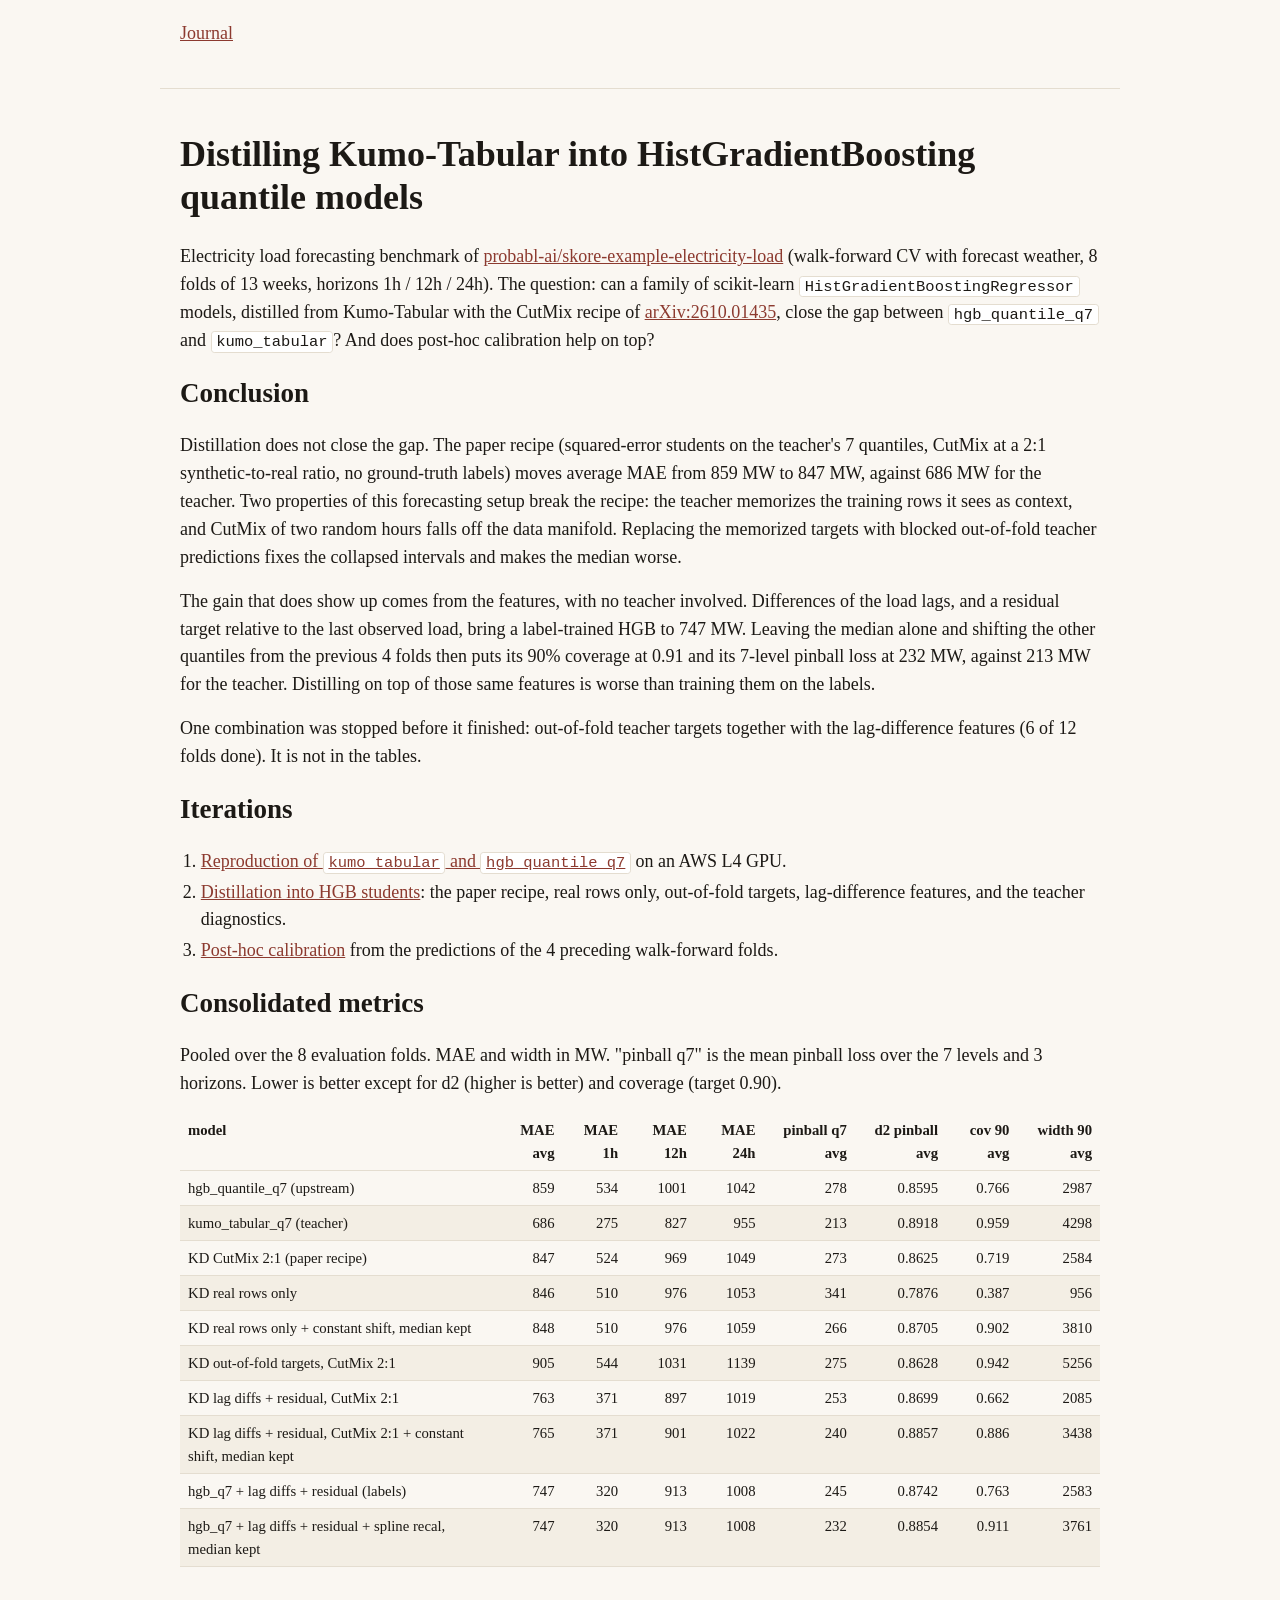
<file: pr-21/index.html>
<!DOCTYPE html>
<html lang="en">
<head>
<meta charset="utf-8" />
<meta name="viewport" content="width=device-width, initial-scale=1" />
<title>Distilling Kumo-Tabular into HistGradientBoosting quantile models</title>
<link rel="stylesheet" href="style.css" />
</head>
<body>
<header>
<nav>
<a href="index.html">Journal</a>

</nav>
</header>
<main>
<h1 id="distilling-kumo-tabular-into-histgradientboosting-quantile-models">Distilling Kumo-Tabular into HistGradientBoosting quantile models</h1>
<p>Electricity load forecasting benchmark of <a href="https://github.com/probabl-ai/skore-example-electricity-load">probabl-ai/skore-example-electricity-load</a> (walk-forward CV with forecast weather, 8 folds of 13 weeks, horizons 1h / 12h / 24h). The question: can a family of scikit-learn <code>HistGradientBoostingRegressor</code> models, distilled from Kumo-Tabular with the CutMix recipe of <a href="https://arxiv.org/html/2610.01435">arXiv:2610.01435</a>, close the gap between <code>hgb_quantile_q7</code> and <code>kumo_tabular</code>? And does post-hoc calibration help on top?</p>
<h2 id="conclusion">Conclusion</h2>
<p>Distillation does not close the gap. The paper recipe (squared-error students on the teacher's 7 quantiles, CutMix at a 2:1 synthetic-to-real ratio, no ground-truth labels) moves average MAE from 859 MW to 847 MW, against 686 MW for the teacher. Two properties of this forecasting setup break the recipe: the teacher memorizes the training rows it sees as context, and CutMix of two random hours falls off the data manifold. Replacing the memorized targets with blocked out-of-fold teacher predictions fixes the collapsed intervals and makes the median worse.</p>
<p>The gain that does show up comes from the features, with no teacher involved. Differences of the load lags, and a residual target relative to the last observed load, bring a label-trained HGB to 747 MW. Leaving the median alone and shifting the other quantiles from the previous 4 folds then puts its 90% coverage at 0.91 and its 7-level pinball loss at 232 MW, against 213 MW for the teacher. Distilling on top of those same features is worse than training them on the labels.</p>
<p>One combination was stopped before it finished: out-of-fold teacher targets together with the lag-difference features (6 of 12 folds done). It is not in the tables.</p>
<h2 id="iterations">Iterations</h2>
<ol type="1">
<li><a href="01-reproduction/index.html">Reproduction of <code>kumo_tabular</code> and <code>hgb_quantile_q7</code></a> on an AWS L4 GPU.</li>
<li><a href="02-distillation/index.html">Distillation into HGB students</a>: the paper recipe, real rows only, out-of-fold targets, lag-difference features, and the teacher diagnostics.</li>
<li><a href="03-calibration/index.html">Post-hoc calibration</a> from the predictions of the 4 preceding walk-forward folds.</li>
</ol>
<h2 id="consolidated-metrics">Consolidated metrics</h2>
<p>Pooled over the 8 evaluation folds. MAE and width in MW. "pinball q7" is the mean pinball loss over the 7 levels and 3 horizons. Lower is better except for d2 (higher is better) and coverage (target 0.90).</p>
<table>
<thead>
<tr class="header">
<th>model</th>
<th style="text-align: right;">MAE avg</th>
<th style="text-align: right;">MAE 1h</th>
<th style="text-align: right;">MAE 12h</th>
<th style="text-align: right;">MAE 24h</th>
<th style="text-align: right;">pinball q7 avg</th>
<th style="text-align: right;">d2 pinball avg</th>
<th style="text-align: right;">cov 90 avg</th>
<th style="text-align: right;">width 90 avg</th>
</tr>
</thead>
<tbody>
<tr class="odd">
<td>hgb_quantile_q7 (upstream)</td>
<td style="text-align: right;">859</td>
<td style="text-align: right;">534</td>
<td style="text-align: right;">1001</td>
<td style="text-align: right;">1042</td>
<td style="text-align: right;">278</td>
<td style="text-align: right;">0.8595</td>
<td style="text-align: right;">0.766</td>
<td style="text-align: right;">2987</td>
</tr>
<tr class="even">
<td>kumo_tabular_q7 (teacher)</td>
<td style="text-align: right;">686</td>
<td style="text-align: right;">275</td>
<td style="text-align: right;">827</td>
<td style="text-align: right;">955</td>
<td style="text-align: right;">213</td>
<td style="text-align: right;">0.8918</td>
<td style="text-align: right;">0.959</td>
<td style="text-align: right;">4298</td>
</tr>
<tr class="odd">
<td>KD CutMix 2:1 (paper recipe)</td>
<td style="text-align: right;">847</td>
<td style="text-align: right;">524</td>
<td style="text-align: right;">969</td>
<td style="text-align: right;">1049</td>
<td style="text-align: right;">273</td>
<td style="text-align: right;">0.8625</td>
<td style="text-align: right;">0.719</td>
<td style="text-align: right;">2584</td>
</tr>
<tr class="even">
<td>KD real rows only</td>
<td style="text-align: right;">846</td>
<td style="text-align: right;">510</td>
<td style="text-align: right;">976</td>
<td style="text-align: right;">1053</td>
<td style="text-align: right;">341</td>
<td style="text-align: right;">0.7876</td>
<td style="text-align: right;">0.387</td>
<td style="text-align: right;">956</td>
</tr>
<tr class="odd">
<td>KD real rows only + constant shift, median kept</td>
<td style="text-align: right;">848</td>
<td style="text-align: right;">510</td>
<td style="text-align: right;">976</td>
<td style="text-align: right;">1059</td>
<td style="text-align: right;">266</td>
<td style="text-align: right;">0.8705</td>
<td style="text-align: right;">0.902</td>
<td style="text-align: right;">3810</td>
</tr>
<tr class="even">
<td>KD out-of-fold targets, CutMix 2:1</td>
<td style="text-align: right;">905</td>
<td style="text-align: right;">544</td>
<td style="text-align: right;">1031</td>
<td style="text-align: right;">1139</td>
<td style="text-align: right;">275</td>
<td style="text-align: right;">0.8628</td>
<td style="text-align: right;">0.942</td>
<td style="text-align: right;">5256</td>
</tr>
<tr class="odd">
<td>KD lag diffs + residual, CutMix 2:1</td>
<td style="text-align: right;">763</td>
<td style="text-align: right;">371</td>
<td style="text-align: right;">897</td>
<td style="text-align: right;">1019</td>
<td style="text-align: right;">253</td>
<td style="text-align: right;">0.8699</td>
<td style="text-align: right;">0.662</td>
<td style="text-align: right;">2085</td>
</tr>
<tr class="even">
<td>KD lag diffs + residual, CutMix 2:1 + constant shift, median kept</td>
<td style="text-align: right;">765</td>
<td style="text-align: right;">371</td>
<td style="text-align: right;">901</td>
<td style="text-align: right;">1022</td>
<td style="text-align: right;">240</td>
<td style="text-align: right;">0.8857</td>
<td style="text-align: right;">0.886</td>
<td style="text-align: right;">3438</td>
</tr>
<tr class="odd">
<td>hgb_q7 + lag diffs + residual (labels)</td>
<td style="text-align: right;">747</td>
<td style="text-align: right;">320</td>
<td style="text-align: right;">913</td>
<td style="text-align: right;">1008</td>
<td style="text-align: right;">245</td>
<td style="text-align: right;">0.8742</td>
<td style="text-align: right;">0.763</td>
<td style="text-align: right;">2583</td>
</tr>
<tr class="even">
<td>hgb_q7 + lag diffs + residual + spline recal, median kept</td>
<td style="text-align: right;">747</td>
<td style="text-align: right;">320</td>
<td style="text-align: right;">913</td>
<td style="text-align: right;">1008</td>
<td style="text-align: right;">232</td>
<td style="text-align: right;">0.8854</td>
<td style="text-align: right;">0.911</td>
<td style="text-align: right;">3761</td>
</tr>
</tbody>
</table>

</main>
</body>
</html>
</file>
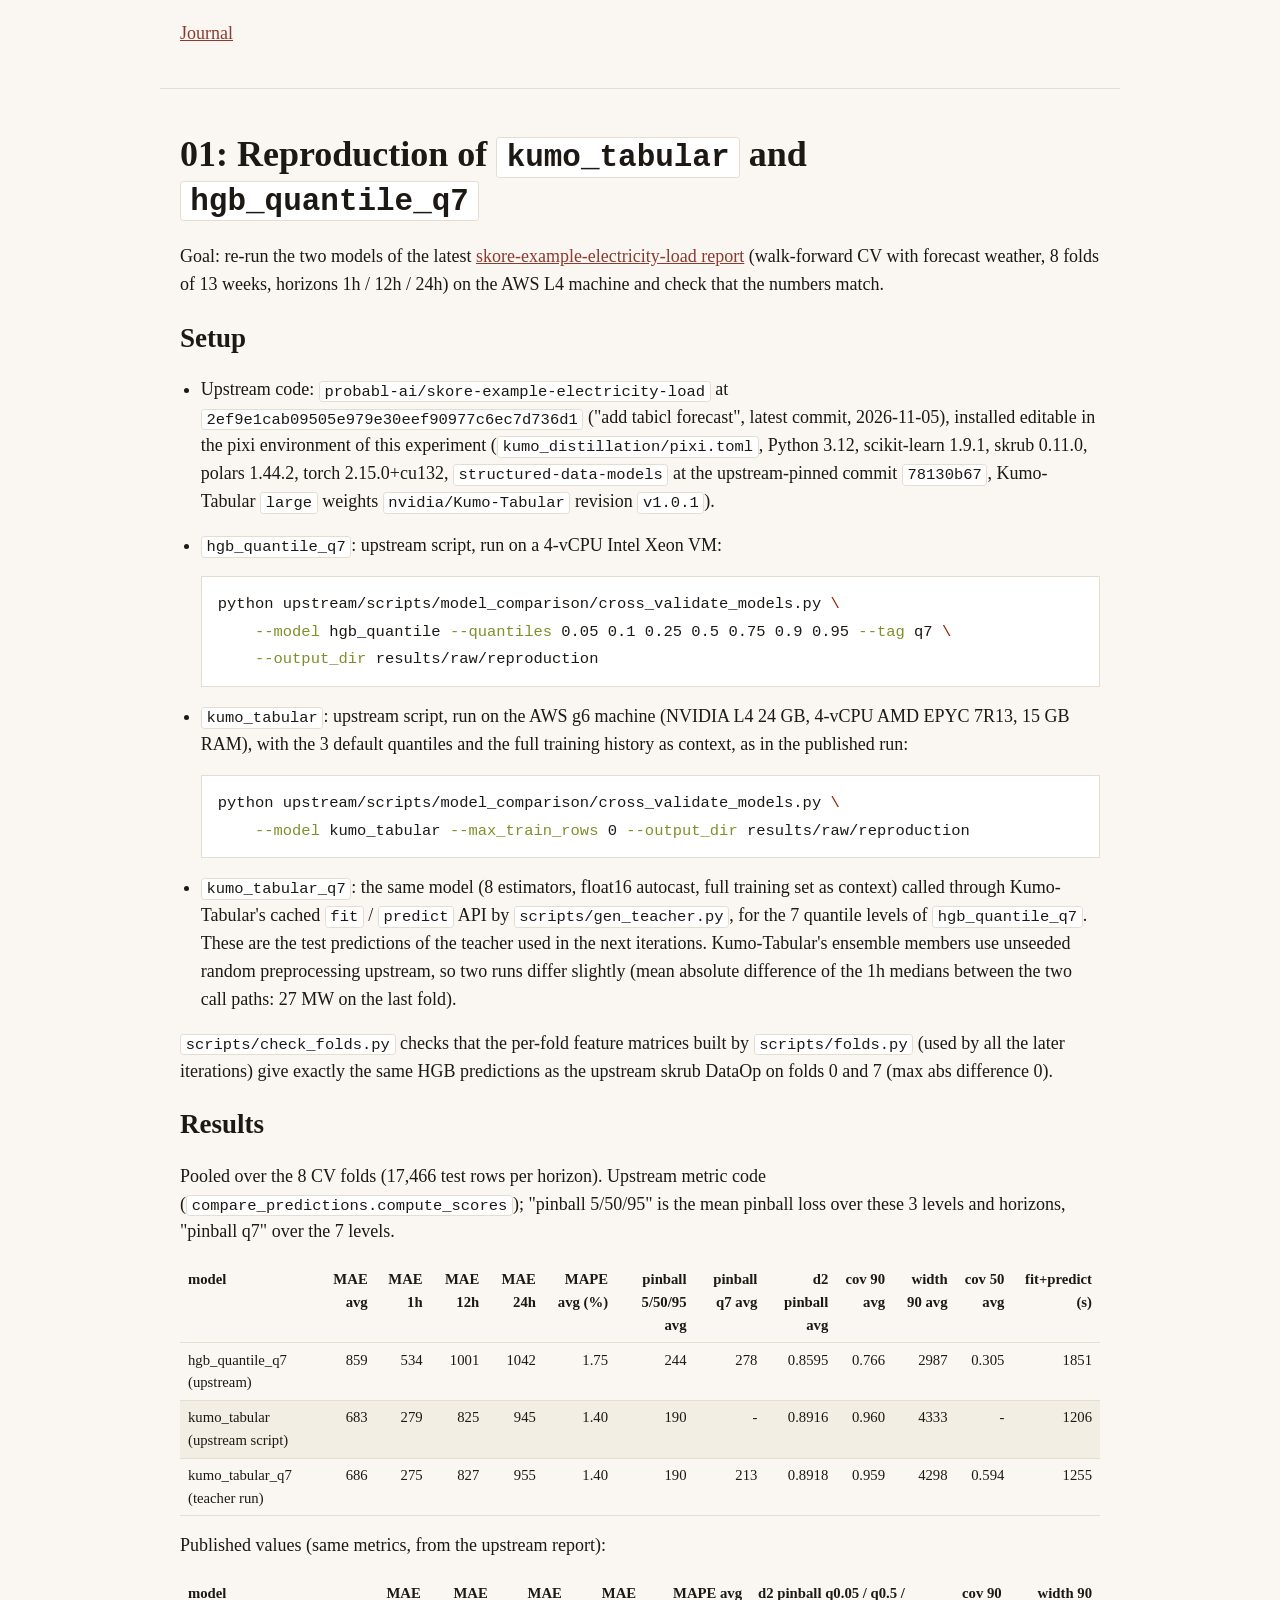
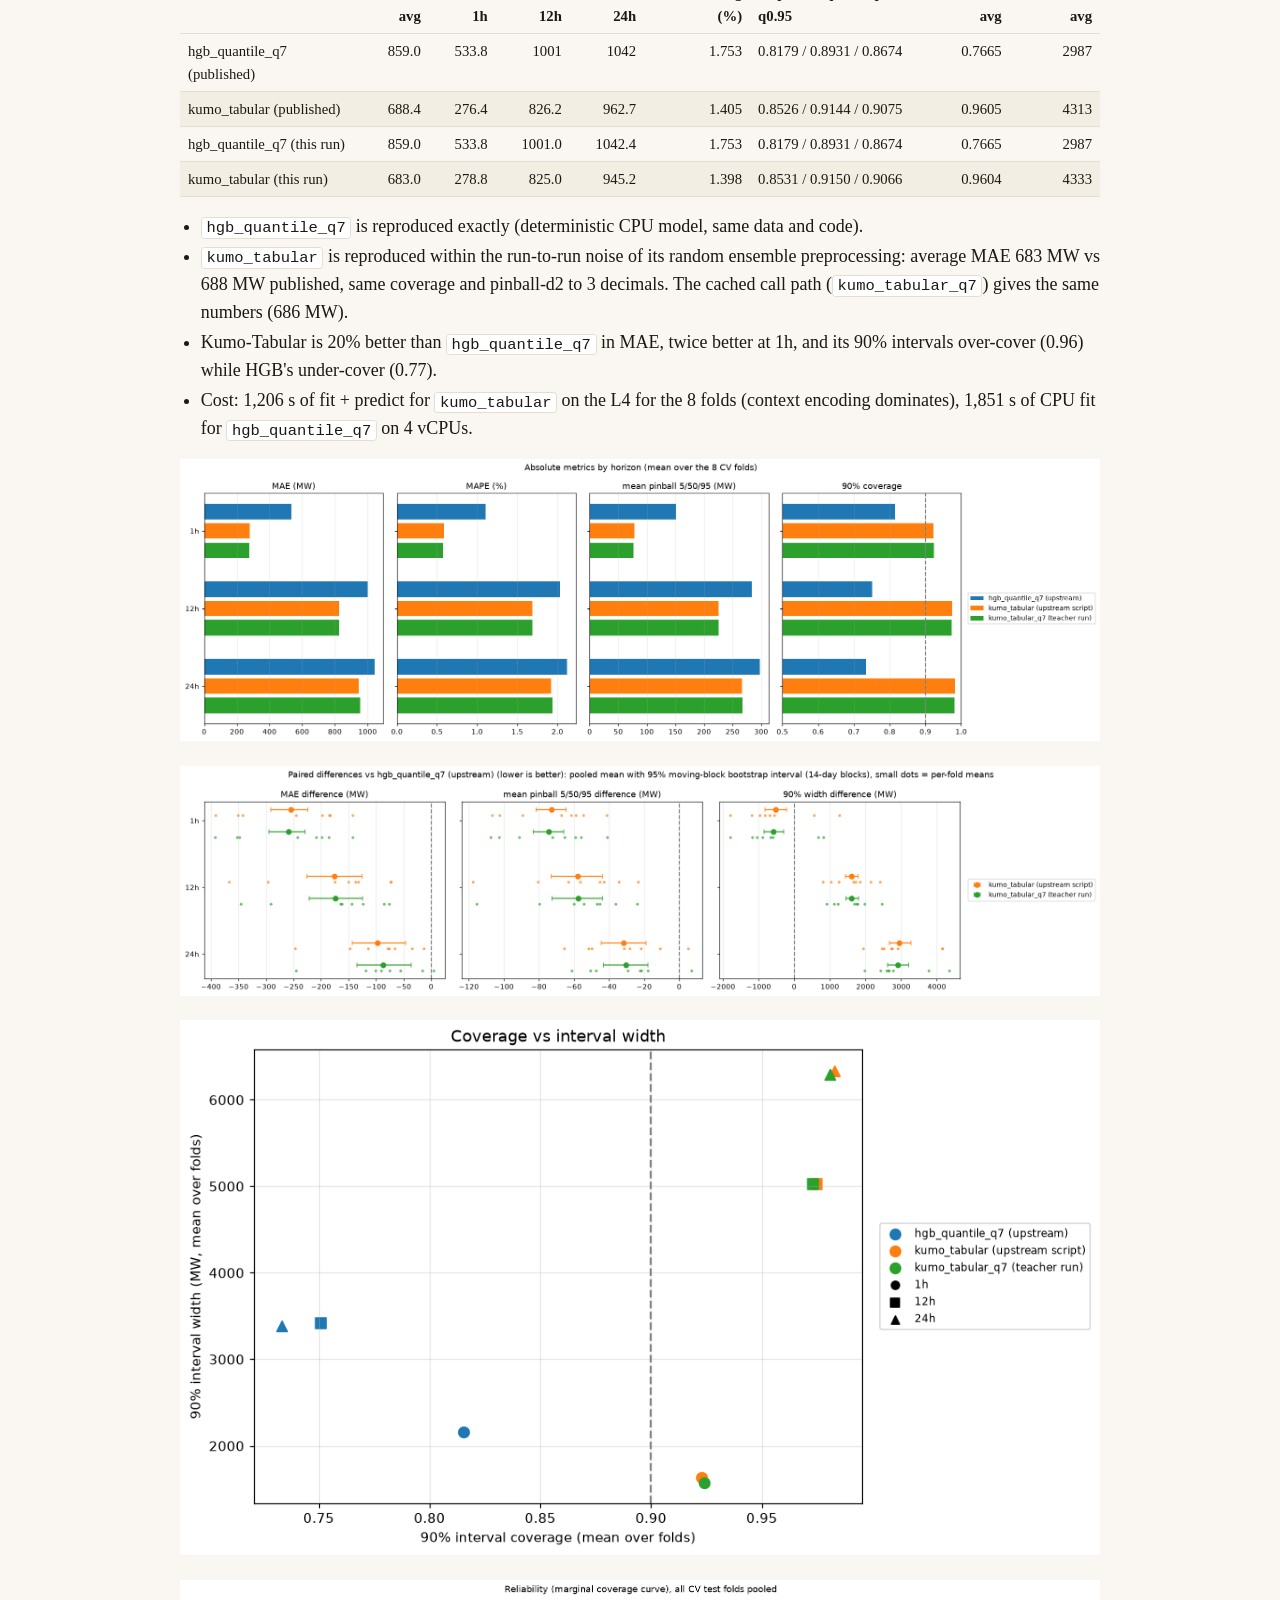
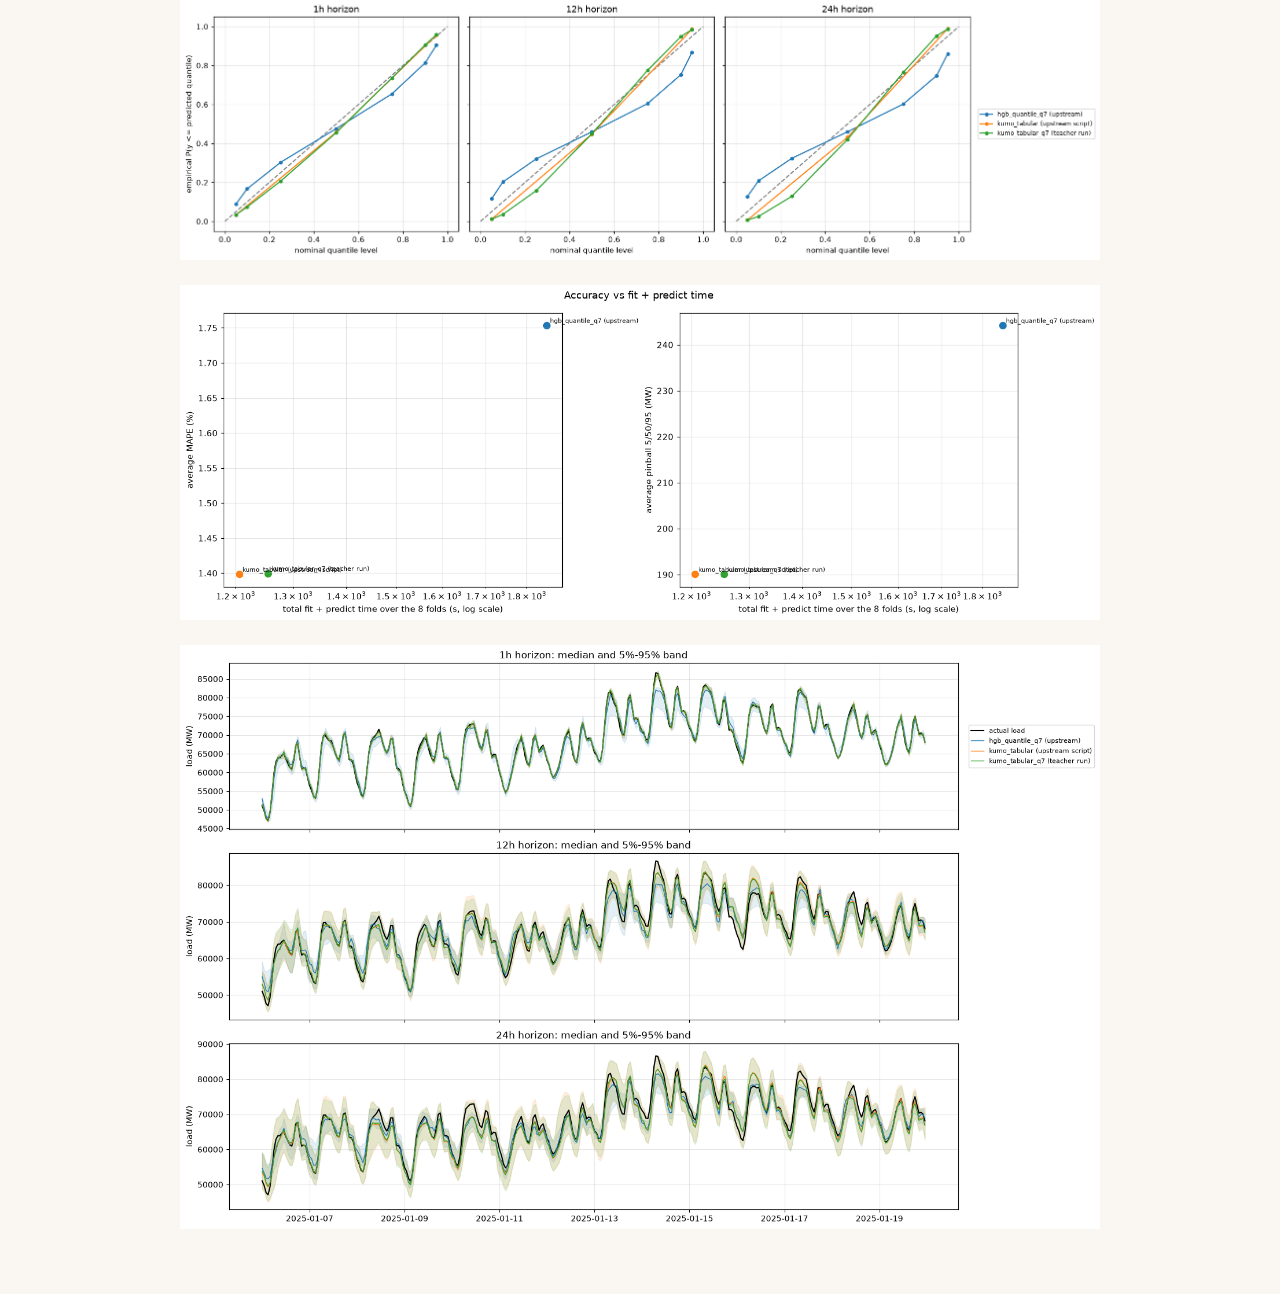
<file: pr-21/01-reproduction/index.html>
<!DOCTYPE html>
<html lang="en">
<head>
<meta charset="utf-8" />
<meta name="viewport" content="width=device-width, initial-scale=1" />
<title>01-reproduction</title>
<link rel="stylesheet" href="../style.css" />
</head>
<body>
<header>
<nav>
<a href="../index.html">Journal</a>

</nav>
</header>
<main>
<h1 id="01-reproduction-of-kumo_tabular-and-hgb_quantile_q7">01: Reproduction of <code>kumo_tabular</code> and <code>hgb_quantile_q7</code></h1>
<p>Goal: re-run the two models of the latest <a href="https://probabl-ai.github.io/skore-example-electricity-load/model-comparison-forecast/cv_comparison_forecast/report.html">skore-example-electricity-load report</a> (walk-forward CV with forecast weather, 8 folds of 13 weeks, horizons 1h / 12h / 24h) on the AWS L4 machine and check that the numbers match.</p>
<h2 id="setup">Setup</h2>
<ul>
<li><p>Upstream code: <code>probabl-ai/skore-example-electricity-load</code> at <code>2ef9e1cab09505e979e30eef90977c6ec7d736d1</code> ("add tabicl forecast", latest commit, 2026-11-05), installed editable in the pixi environment of this experiment (<code>kumo_distillation/pixi.toml</code>, Python 3.12, scikit-learn 1.9.1, skrub 0.11.0, polars 1.44.2, torch 2.15.0+cu132, <code>structured-data-models</code> at the upstream-pinned commit <code>78130b67</code>, Kumo-Tabular <code>large</code> weights <code>nvidia/Kumo-Tabular</code> revision <code>v1.0.1</code>).</p></li>
<li><p><code>hgb_quantile_q7</code>: upstream script, run on a 4-vCPU Intel Xeon VM:</p>
<div class="sourceCode" id="cb1"><pre class="sourceCode bash"><code class="sourceCode bash"><span id="cb1-1"><a href="#cb1-1" aria-hidden="true" tabindex="-1"></a><span class="ex">python</span> upstream/scripts/model_comparison/cross_validate_models.py <span class="dt">\</span></span>
<span id="cb1-2"><a href="#cb1-2" aria-hidden="true" tabindex="-1"></a>    <span class="at">--model</span> hgb_quantile <span class="at">--quantiles</span> 0.05 0.1 0.25 0.5 0.75 0.9 0.95 <span class="at">--tag</span> q7 <span class="dt">\</span></span>
<span id="cb1-3"><a href="#cb1-3" aria-hidden="true" tabindex="-1"></a>    <span class="at">--output_dir</span> results/raw/reproduction</span></code></pre></div></li>
<li><p><code>kumo_tabular</code>: upstream script, run on the AWS g6 machine (NVIDIA L4 24 GB, 4-vCPU AMD EPYC 7R13, 15 GB RAM), with the 3 default quantiles and the full training history as context, as in the published run:</p>
<div class="sourceCode" id="cb2"><pre class="sourceCode bash"><code class="sourceCode bash"><span id="cb2-1"><a href="#cb2-1" aria-hidden="true" tabindex="-1"></a><span class="ex">python</span> upstream/scripts/model_comparison/cross_validate_models.py <span class="dt">\</span></span>
<span id="cb2-2"><a href="#cb2-2" aria-hidden="true" tabindex="-1"></a>    <span class="at">--model</span> kumo_tabular <span class="at">--max_train_rows</span> 0 <span class="at">--output_dir</span> results/raw/reproduction</span></code></pre></div></li>
<li><p><code>kumo_tabular_q7</code>: the same model (8 estimators, float16 autocast, full training set as context) called through Kumo-Tabular's cached <code>fit</code> / <code>predict</code> API by <code>scripts/gen_teacher.py</code>, for the 7 quantile levels of <code>hgb_quantile_q7</code>. These are the test predictions of the teacher used in the next iterations. Kumo-Tabular's ensemble members use unseeded random preprocessing upstream, so two runs differ slightly (mean absolute difference of the 1h medians between the two call paths: 27 MW on the last fold).</p></li>
</ul>
<p><code>scripts/check_folds.py</code> checks that the per-fold feature matrices built by <code>scripts/folds.py</code> (used by all the later iterations) give exactly the same HGB predictions as the upstream skrub DataOp on folds 0 and 7 (max abs difference 0).</p>
<h2 id="results">Results</h2>
<p>Pooled over the 8 CV folds (17,466 test rows per horizon). Upstream metric code (<code>compare_predictions.compute_scores</code>); "pinball 5/50/95" is the mean pinball loss over these 3 levels and horizons, "pinball q7" over the 7 levels.</p>
<table>
<thead>
<tr class="header">
<th>model</th>
<th style="text-align: right;">MAE avg</th>
<th style="text-align: right;">MAE 1h</th>
<th style="text-align: right;">MAE 12h</th>
<th style="text-align: right;">MAE 24h</th>
<th style="text-align: right;">MAPE avg (%)</th>
<th style="text-align: right;">pinball 5/50/95 avg</th>
<th style="text-align: right;">pinball q7 avg</th>
<th style="text-align: right;">d2 pinball avg</th>
<th style="text-align: right;">cov 90 avg</th>
<th style="text-align: right;">width 90 avg</th>
<th style="text-align: right;">cov 50 avg</th>
<th style="text-align: right;">fit+predict (s)</th>
</tr>
</thead>
<tbody>
<tr class="odd">
<td>hgb_quantile_q7 (upstream)</td>
<td style="text-align: right;">859</td>
<td style="text-align: right;">534</td>
<td style="text-align: right;">1001</td>
<td style="text-align: right;">1042</td>
<td style="text-align: right;">1.75</td>
<td style="text-align: right;">244</td>
<td style="text-align: right;">278</td>
<td style="text-align: right;">0.8595</td>
<td style="text-align: right;">0.766</td>
<td style="text-align: right;">2987</td>
<td style="text-align: right;">0.305</td>
<td style="text-align: right;">1851</td>
</tr>
<tr class="even">
<td>kumo_tabular (upstream script)</td>
<td style="text-align: right;">683</td>
<td style="text-align: right;">279</td>
<td style="text-align: right;">825</td>
<td style="text-align: right;">945</td>
<td style="text-align: right;">1.40</td>
<td style="text-align: right;">190</td>
<td style="text-align: right;">-</td>
<td style="text-align: right;">0.8916</td>
<td style="text-align: right;">0.960</td>
<td style="text-align: right;">4333</td>
<td style="text-align: right;">-</td>
<td style="text-align: right;">1206</td>
</tr>
<tr class="odd">
<td>kumo_tabular_q7 (teacher run)</td>
<td style="text-align: right;">686</td>
<td style="text-align: right;">275</td>
<td style="text-align: right;">827</td>
<td style="text-align: right;">955</td>
<td style="text-align: right;">1.40</td>
<td style="text-align: right;">190</td>
<td style="text-align: right;">213</td>
<td style="text-align: right;">0.8918</td>
<td style="text-align: right;">0.959</td>
<td style="text-align: right;">4298</td>
<td style="text-align: right;">0.594</td>
<td style="text-align: right;">1255</td>
</tr>
</tbody>
</table>
<p>Published values (same metrics, from the upstream report):</p>
<table>
<thead>
<tr class="header">
<th>model</th>
<th style="text-align: right;">MAE avg</th>
<th style="text-align: right;">MAE 1h</th>
<th style="text-align: right;">MAE 12h</th>
<th style="text-align: right;">MAE 24h</th>
<th style="text-align: right;">MAPE avg (%)</th>
<th>d2 pinball q0.05 / q0.5 / q0.95</th>
<th style="text-align: right;">cov 90 avg</th>
<th style="text-align: right;">width 90 avg</th>
</tr>
</thead>
<tbody>
<tr class="odd">
<td>hgb_quantile_q7 (published)</td>
<td style="text-align: right;">859.0</td>
<td style="text-align: right;">533.8</td>
<td style="text-align: right;">1001</td>
<td style="text-align: right;">1042</td>
<td style="text-align: right;">1.753</td>
<td>0.8179 / 0.8931 / 0.8674</td>
<td style="text-align: right;">0.7665</td>
<td style="text-align: right;">2987</td>
</tr>
<tr class="even">
<td>kumo_tabular (published)</td>
<td style="text-align: right;">688.4</td>
<td style="text-align: right;">276.4</td>
<td style="text-align: right;">826.2</td>
<td style="text-align: right;">962.7</td>
<td style="text-align: right;">1.405</td>
<td>0.8526 / 0.9144 / 0.9075</td>
<td style="text-align: right;">0.9605</td>
<td style="text-align: right;">4313</td>
</tr>
<tr class="odd">
<td>hgb_quantile_q7 (this run)</td>
<td style="text-align: right;">859.0</td>
<td style="text-align: right;">533.8</td>
<td style="text-align: right;">1001.0</td>
<td style="text-align: right;">1042.4</td>
<td style="text-align: right;">1.753</td>
<td>0.8179 / 0.8931 / 0.8674</td>
<td style="text-align: right;">0.7665</td>
<td style="text-align: right;">2987</td>
</tr>
<tr class="even">
<td>kumo_tabular (this run)</td>
<td style="text-align: right;">683.0</td>
<td style="text-align: right;">278.8</td>
<td style="text-align: right;">825.0</td>
<td style="text-align: right;">945.2</td>
<td style="text-align: right;">1.398</td>
<td>0.8531 / 0.9150 / 0.9066</td>
<td style="text-align: right;">0.9604</td>
<td style="text-align: right;">4333</td>
</tr>
</tbody>
</table>
<ul>
<li><code>hgb_quantile_q7</code> is reproduced exactly (deterministic CPU model, same data and code).</li>
<li><code>kumo_tabular</code> is reproduced within the run-to-run noise of its random ensemble preprocessing: average MAE 683 MW vs 688 MW published, same coverage and pinball-d2 to 3 decimals. The cached call path (<code>kumo_tabular_q7</code>) gives the same numbers (686 MW).</li>
<li>Kumo-Tabular is 20% better than <code>hgb_quantile_q7</code> in MAE, twice better at 1h, and its 90% intervals over-cover (0.96) while HGB's under-cover (0.77).</li>
<li>Cost: 1,206 s of fit + predict for <code>kumo_tabular</code> on the L4 for the 8 folds (context encoding dominates), 1,851 s of CPU fit for <code>hgb_quantile_q7</code> on 4 vCPUs.</li>
</ul>
<p><img src="bars.png" alt="Absolute metrics by horizon" /></p>
<p><img src="differences.png" alt="Paired differences vs hgb_quantile_q7" /></p>
<p><img src="coverage_width.png" alt="Coverage vs width" /></p>
<p><img src="reliability.png" alt="Reliability" /></p>
<p><img src="pareto.png" alt="Accuracy vs fit + predict time" /></p>
<p><img src="timeseries.png" alt="True vs predicted load, two weeks of January 2025" /></p>

</main>
</body>
</html>
</file>
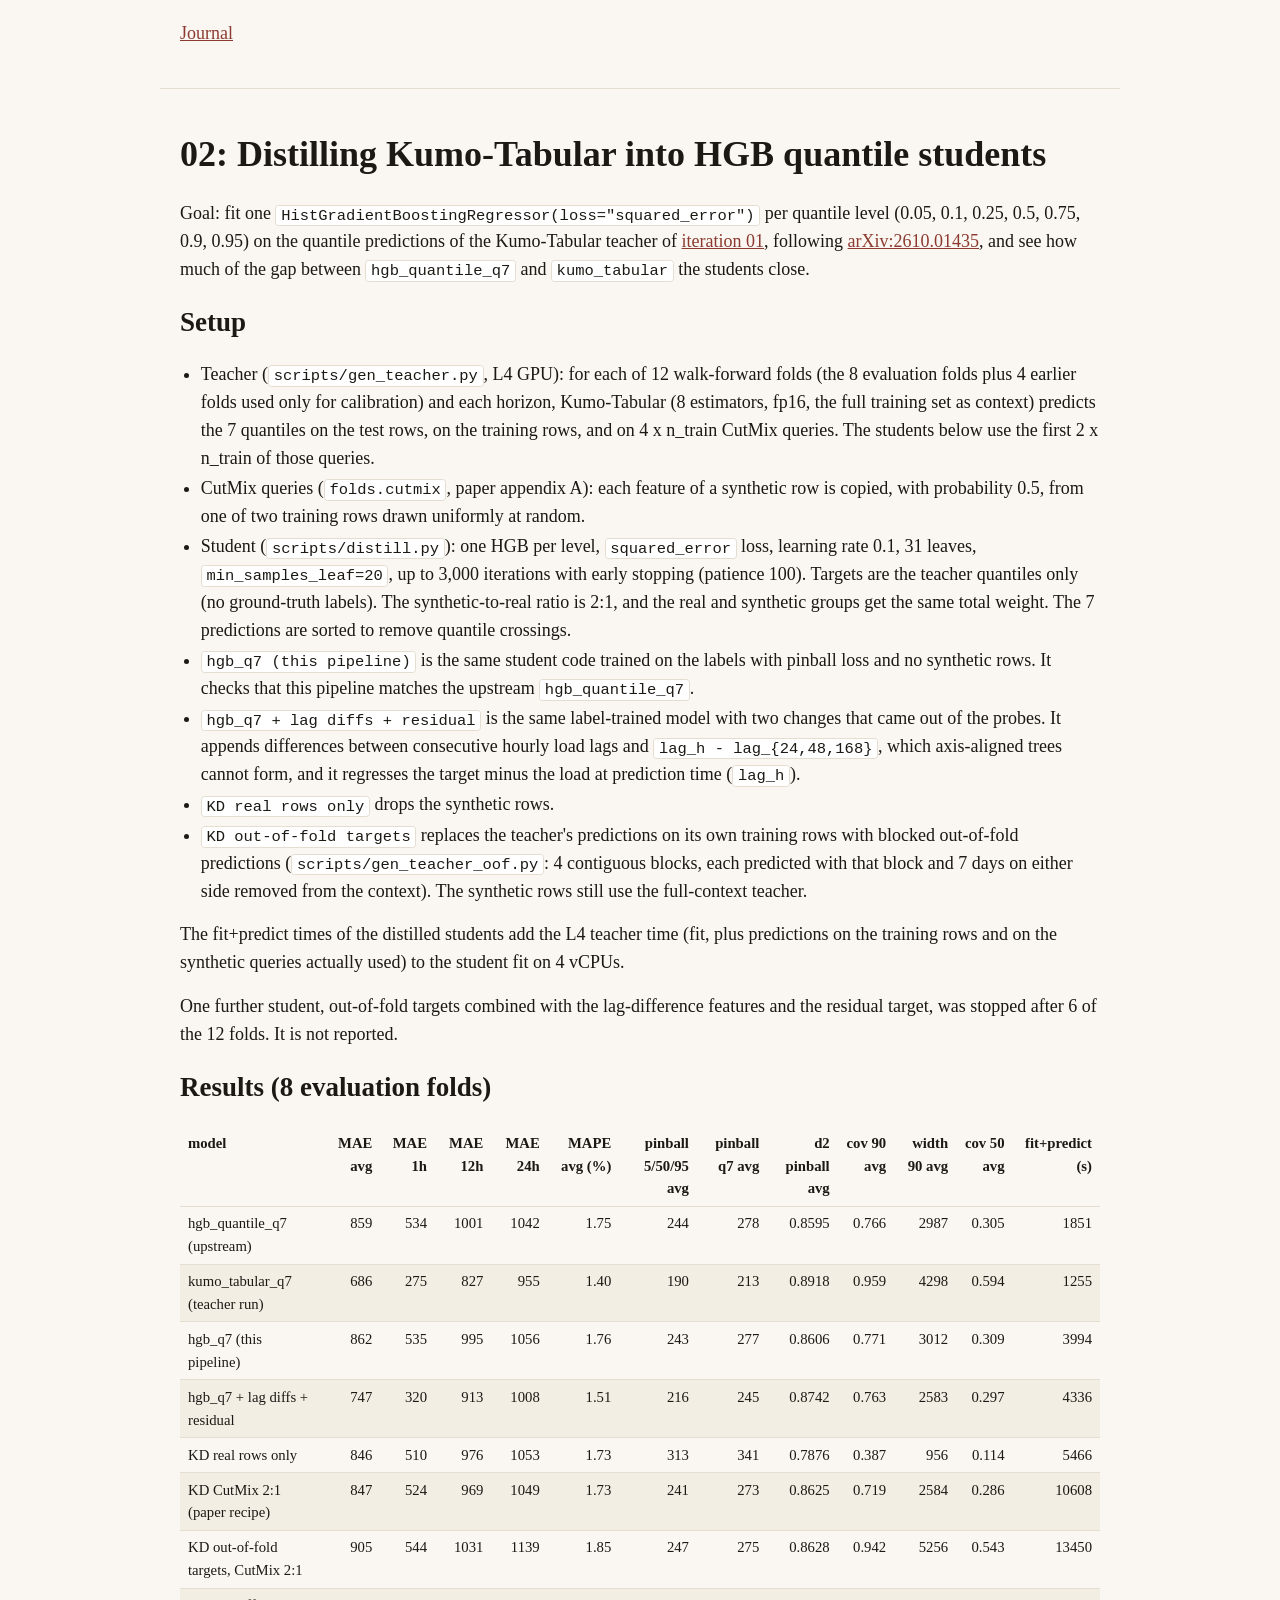
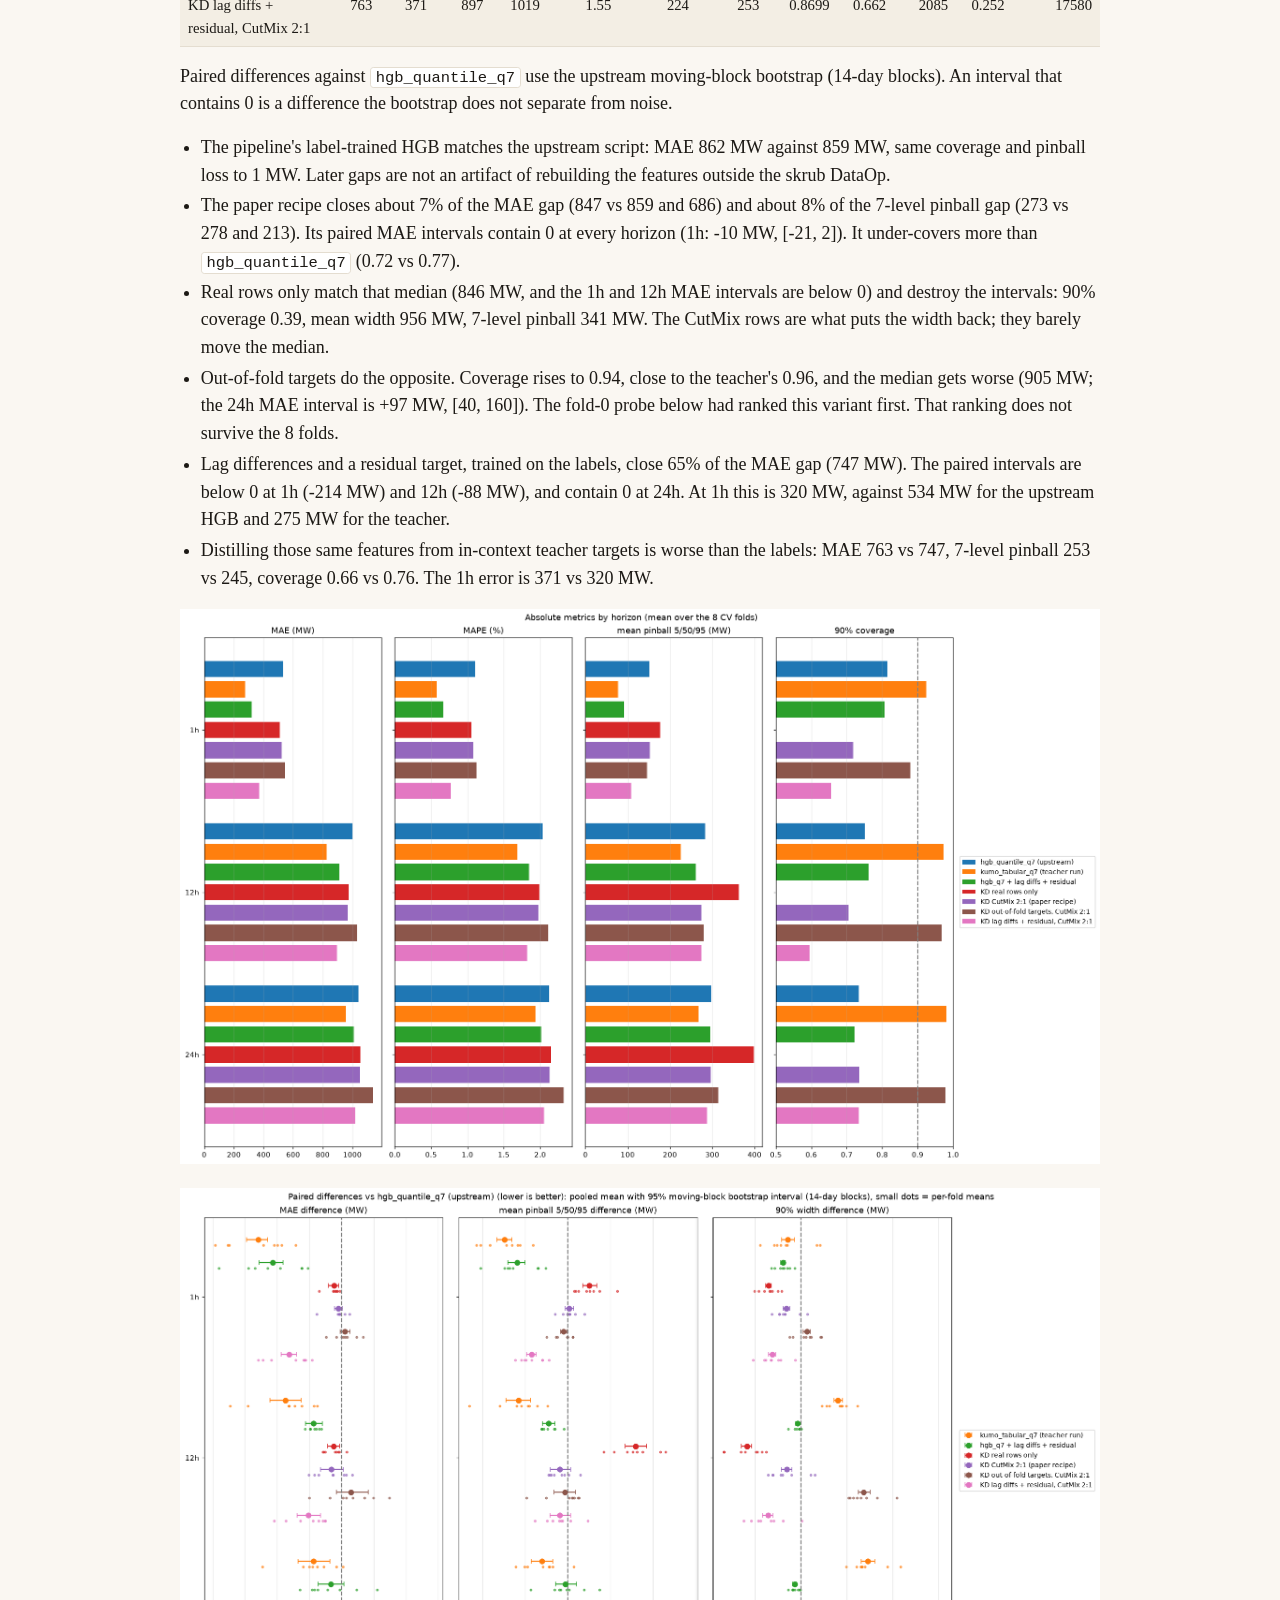
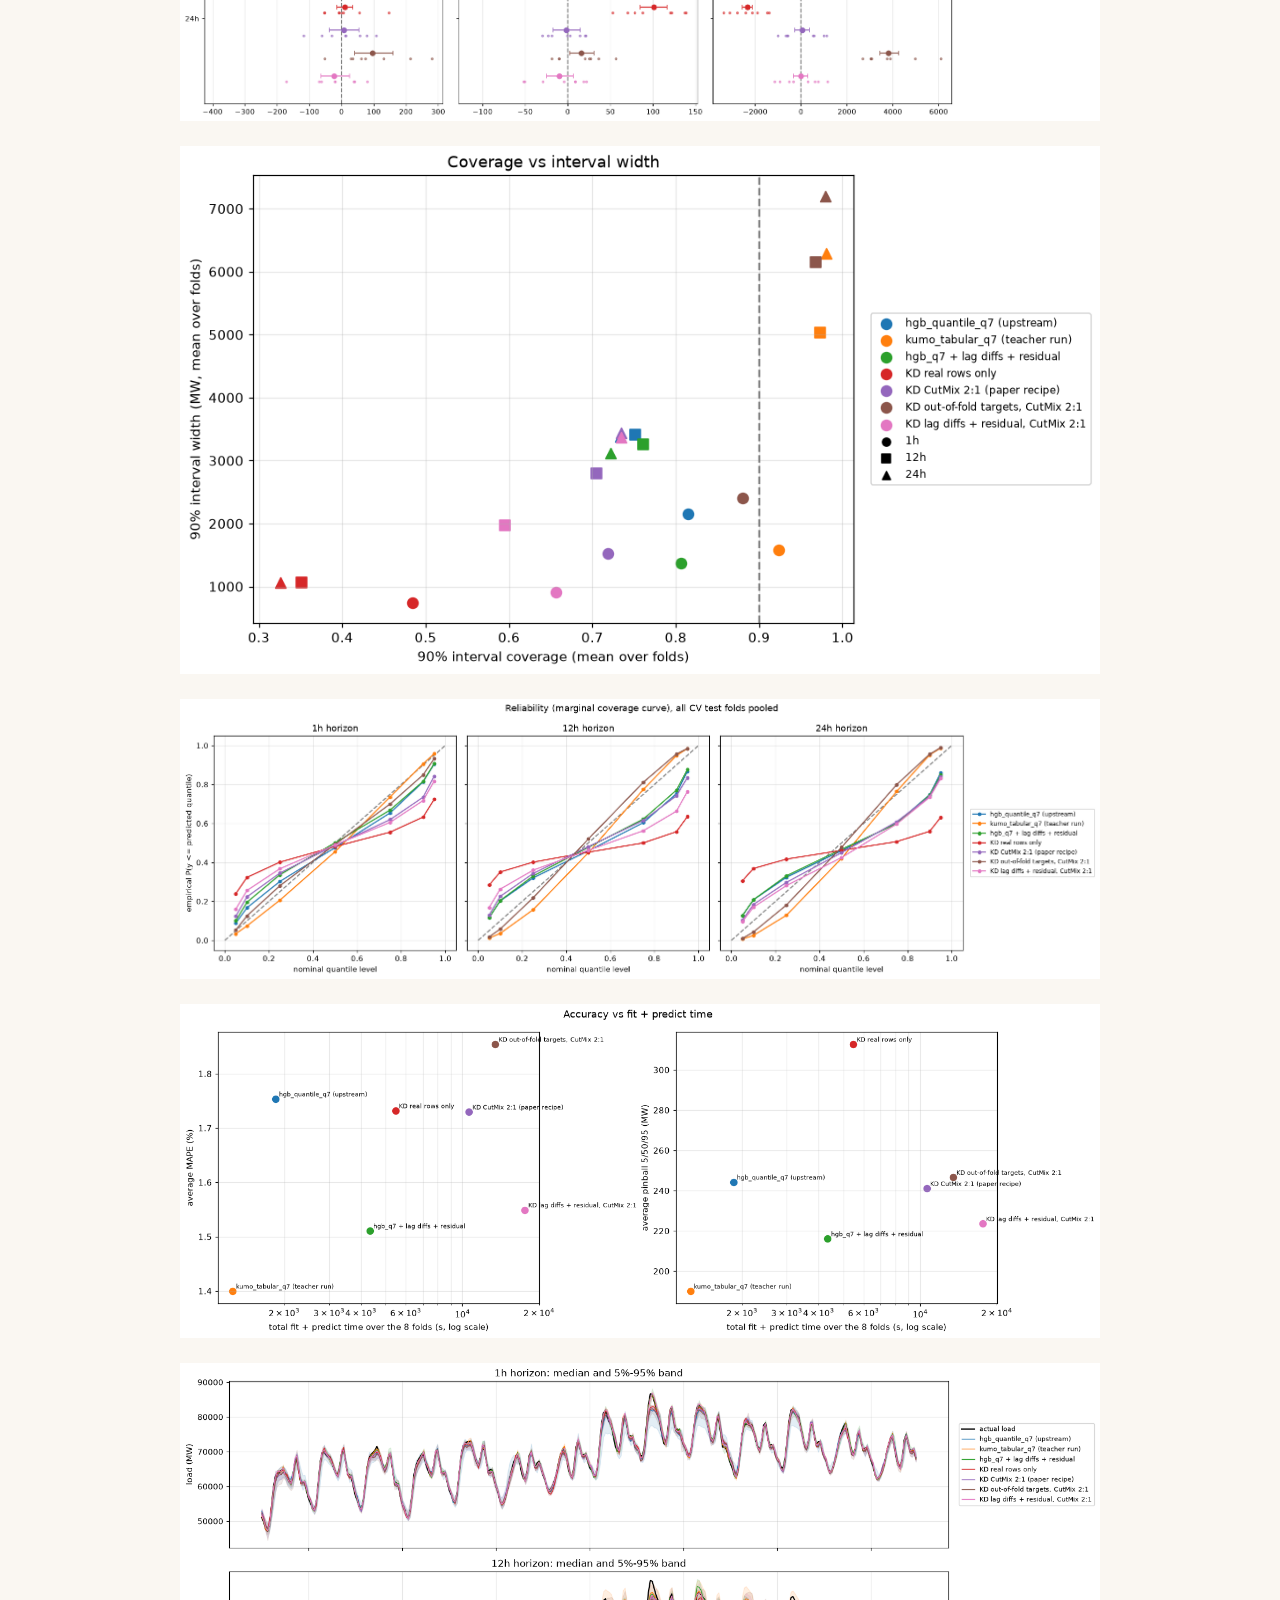
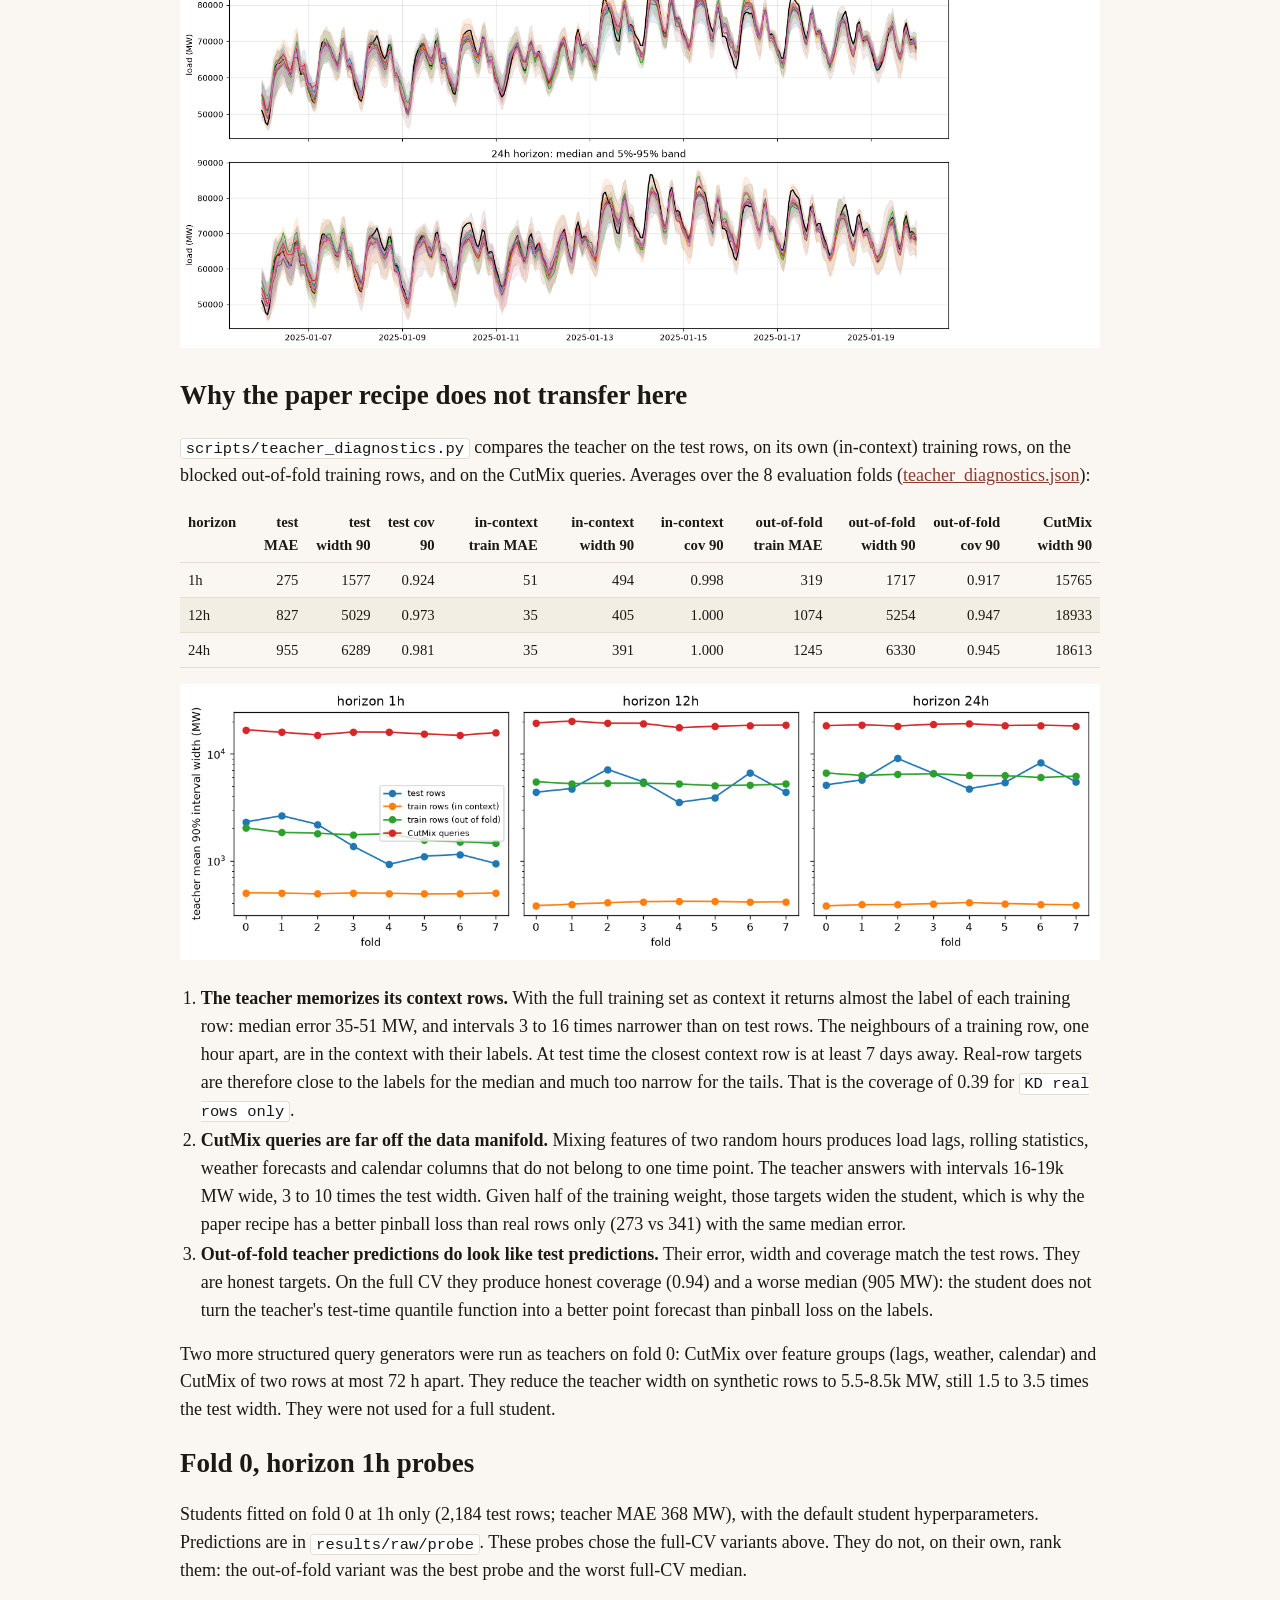
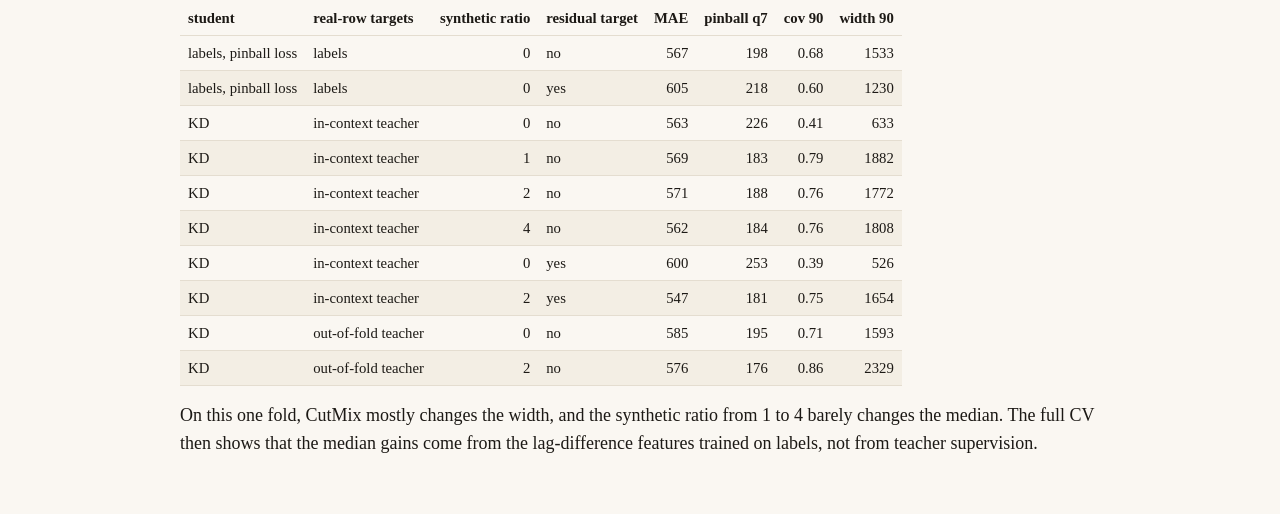
<file: pr-21/02-distillation/index.html>
<!DOCTYPE html>
<html lang="en">
<head>
<meta charset="utf-8" />
<meta name="viewport" content="width=device-width, initial-scale=1" />
<title>02-distillation</title>
<link rel="stylesheet" href="../style.css" />
</head>
<body>
<header>
<nav>
<a href="../index.html">Journal</a>

</nav>
</header>
<main>
<h1 id="02-distilling-kumo-tabular-into-hgb-quantile-students">02: Distilling Kumo-Tabular into HGB quantile students</h1>
<p>Goal: fit one <code>HistGradientBoostingRegressor(loss="squared_error")</code> per quantile level (0.05, 0.1, 0.25, 0.5, 0.75, 0.9, 0.95) on the quantile predictions of the Kumo-Tabular teacher of <a href="../01-reproduction/index.html">iteration 01</a>, following <a href="https://arxiv.org/html/2610.01435">arXiv:2610.01435</a>, and see how much of the gap between <code>hgb_quantile_q7</code> and <code>kumo_tabular</code> the students close.</p>
<h2 id="setup">Setup</h2>
<ul>
<li>Teacher (<code>scripts/gen_teacher.py</code>, L4 GPU): for each of 12 walk-forward folds (the 8 evaluation folds plus 4 earlier folds used only for calibration) and each horizon, Kumo-Tabular (8 estimators, fp16, the full training set as context) predicts the 7 quantiles on the test rows, on the training rows, and on 4 x n_train CutMix queries. The students below use the first 2 x n_train of those queries.</li>
<li>CutMix queries (<code>folds.cutmix</code>, paper appendix A): each feature of a synthetic row is copied, with probability 0.5, from one of two training rows drawn uniformly at random.</li>
<li>Student (<code>scripts/distill.py</code>): one HGB per level, <code>squared_error</code> loss, learning rate 0.1, 31 leaves, <code>min_samples_leaf=20</code>, up to 3,000 iterations with early stopping (patience 100). Targets are the teacher quantiles only (no ground-truth labels). The synthetic-to-real ratio is 2:1, and the real and synthetic groups get the same total weight. The 7 predictions are sorted to remove quantile crossings.</li>
<li><code>hgb_q7 (this pipeline)</code> is the same student code trained on the labels with pinball loss and no synthetic rows. It checks that this pipeline matches the upstream <code>hgb_quantile_q7</code>.</li>
<li><code>hgb_q7 + lag diffs + residual</code> is the same label-trained model with two changes that came out of the probes. It appends differences between consecutive hourly load lags and <code>lag_h - lag_{24,48,168}</code>, which axis-aligned trees cannot form, and it regresses the target minus the load at prediction time (<code>lag_h</code>).</li>
<li><code>KD real rows only</code> drops the synthetic rows.</li>
<li><code>KD out-of-fold targets</code> replaces the teacher's predictions on its own training rows with blocked out-of-fold predictions (<code>scripts/gen_teacher_oof.py</code>: 4 contiguous blocks, each predicted with that block and 7 days on either side removed from the context). The synthetic rows still use the full-context teacher.</li>
</ul>
<p>The fit+predict times of the distilled students add the L4 teacher time (fit, plus predictions on the training rows and on the synthetic queries actually used) to the student fit on 4 vCPUs.</p>
<p>One further student, out-of-fold targets combined with the lag-difference features and the residual target, was stopped after 6 of the 12 folds. It is not reported.</p>
<h2 id="results-8-evaluation-folds">Results (8 evaluation folds)</h2>
<table>
<thead>
<tr class="header">
<th>model</th>
<th style="text-align: right;">MAE avg</th>
<th style="text-align: right;">MAE 1h</th>
<th style="text-align: right;">MAE 12h</th>
<th style="text-align: right;">MAE 24h</th>
<th style="text-align: right;">MAPE avg (%)</th>
<th style="text-align: right;">pinball 5/50/95 avg</th>
<th style="text-align: right;">pinball q7 avg</th>
<th style="text-align: right;">d2 pinball avg</th>
<th style="text-align: right;">cov 90 avg</th>
<th style="text-align: right;">width 90 avg</th>
<th style="text-align: right;">cov 50 avg</th>
<th style="text-align: right;">fit+predict (s)</th>
</tr>
</thead>
<tbody>
<tr class="odd">
<td>hgb_quantile_q7 (upstream)</td>
<td style="text-align: right;">859</td>
<td style="text-align: right;">534</td>
<td style="text-align: right;">1001</td>
<td style="text-align: right;">1042</td>
<td style="text-align: right;">1.75</td>
<td style="text-align: right;">244</td>
<td style="text-align: right;">278</td>
<td style="text-align: right;">0.8595</td>
<td style="text-align: right;">0.766</td>
<td style="text-align: right;">2987</td>
<td style="text-align: right;">0.305</td>
<td style="text-align: right;">1851</td>
</tr>
<tr class="even">
<td>kumo_tabular_q7 (teacher run)</td>
<td style="text-align: right;">686</td>
<td style="text-align: right;">275</td>
<td style="text-align: right;">827</td>
<td style="text-align: right;">955</td>
<td style="text-align: right;">1.40</td>
<td style="text-align: right;">190</td>
<td style="text-align: right;">213</td>
<td style="text-align: right;">0.8918</td>
<td style="text-align: right;">0.959</td>
<td style="text-align: right;">4298</td>
<td style="text-align: right;">0.594</td>
<td style="text-align: right;">1255</td>
</tr>
<tr class="odd">
<td>hgb_q7 (this pipeline)</td>
<td style="text-align: right;">862</td>
<td style="text-align: right;">535</td>
<td style="text-align: right;">995</td>
<td style="text-align: right;">1056</td>
<td style="text-align: right;">1.76</td>
<td style="text-align: right;">243</td>
<td style="text-align: right;">277</td>
<td style="text-align: right;">0.8606</td>
<td style="text-align: right;">0.771</td>
<td style="text-align: right;">3012</td>
<td style="text-align: right;">0.309</td>
<td style="text-align: right;">3994</td>
</tr>
<tr class="even">
<td>hgb_q7 + lag diffs + residual</td>
<td style="text-align: right;">747</td>
<td style="text-align: right;">320</td>
<td style="text-align: right;">913</td>
<td style="text-align: right;">1008</td>
<td style="text-align: right;">1.51</td>
<td style="text-align: right;">216</td>
<td style="text-align: right;">245</td>
<td style="text-align: right;">0.8742</td>
<td style="text-align: right;">0.763</td>
<td style="text-align: right;">2583</td>
<td style="text-align: right;">0.297</td>
<td style="text-align: right;">4336</td>
</tr>
<tr class="odd">
<td>KD real rows only</td>
<td style="text-align: right;">846</td>
<td style="text-align: right;">510</td>
<td style="text-align: right;">976</td>
<td style="text-align: right;">1053</td>
<td style="text-align: right;">1.73</td>
<td style="text-align: right;">313</td>
<td style="text-align: right;">341</td>
<td style="text-align: right;">0.7876</td>
<td style="text-align: right;">0.387</td>
<td style="text-align: right;">956</td>
<td style="text-align: right;">0.114</td>
<td style="text-align: right;">5466</td>
</tr>
<tr class="even">
<td>KD CutMix 2:1 (paper recipe)</td>
<td style="text-align: right;">847</td>
<td style="text-align: right;">524</td>
<td style="text-align: right;">969</td>
<td style="text-align: right;">1049</td>
<td style="text-align: right;">1.73</td>
<td style="text-align: right;">241</td>
<td style="text-align: right;">273</td>
<td style="text-align: right;">0.8625</td>
<td style="text-align: right;">0.719</td>
<td style="text-align: right;">2584</td>
<td style="text-align: right;">0.286</td>
<td style="text-align: right;">10608</td>
</tr>
<tr class="odd">
<td>KD out-of-fold targets, CutMix 2:1</td>
<td style="text-align: right;">905</td>
<td style="text-align: right;">544</td>
<td style="text-align: right;">1031</td>
<td style="text-align: right;">1139</td>
<td style="text-align: right;">1.85</td>
<td style="text-align: right;">247</td>
<td style="text-align: right;">275</td>
<td style="text-align: right;">0.8628</td>
<td style="text-align: right;">0.942</td>
<td style="text-align: right;">5256</td>
<td style="text-align: right;">0.543</td>
<td style="text-align: right;">13450</td>
</tr>
<tr class="even">
<td>KD lag diffs + residual, CutMix 2:1</td>
<td style="text-align: right;">763</td>
<td style="text-align: right;">371</td>
<td style="text-align: right;">897</td>
<td style="text-align: right;">1019</td>
<td style="text-align: right;">1.55</td>
<td style="text-align: right;">224</td>
<td style="text-align: right;">253</td>
<td style="text-align: right;">0.8699</td>
<td style="text-align: right;">0.662</td>
<td style="text-align: right;">2085</td>
<td style="text-align: right;">0.252</td>
<td style="text-align: right;">17580</td>
</tr>
</tbody>
</table>
<p>Paired differences against <code>hgb_quantile_q7</code> use the upstream moving-block bootstrap (14-day blocks). An interval that contains 0 is a difference the bootstrap does not separate from noise.</p>
<ul>
<li>The pipeline's label-trained HGB matches the upstream script: MAE 862 MW against 859 MW, same coverage and pinball loss to 1 MW. Later gaps are not an artifact of rebuilding the features outside the skrub DataOp.</li>
<li>The paper recipe closes about 7% of the MAE gap (847 vs 859 and 686) and about 8% of the 7-level pinball gap (273 vs 278 and 213). Its paired MAE intervals contain 0 at every horizon (1h: -10 MW, [-21, 2]). It under-covers more than <code>hgb_quantile_q7</code> (0.72 vs 0.77).</li>
<li>Real rows only match that median (846 MW, and the 1h and 12h MAE intervals are below 0) and destroy the intervals: 90% coverage 0.39, mean width 956 MW, 7-level pinball 341 MW. The CutMix rows are what puts the width back; they barely move the median.</li>
<li>Out-of-fold targets do the opposite. Coverage rises to 0.94, close to the teacher's 0.96, and the median gets worse (905 MW; the 24h MAE interval is +97 MW, [40, 160]). The fold-0 probe below had ranked this variant first. That ranking does not survive the 8 folds.</li>
<li>Lag differences and a residual target, trained on the labels, close 65% of the MAE gap (747 MW). The paired intervals are below 0 at 1h (-214 MW) and 12h (-88 MW), and contain 0 at 24h. At 1h this is 320 MW, against 534 MW for the upstream HGB and 275 MW for the teacher.</li>
<li>Distilling those same features from in-context teacher targets is worse than the labels: MAE 763 vs 747, 7-level pinball 253 vs 245, coverage 0.66 vs 0.76. The 1h error is 371 vs 320 MW.</li>
</ul>
<p><img src="bars.png" alt="Absolute metrics by horizon" /></p>
<p><img src="differences.png" alt="Paired differences vs hgb_quantile_q7" /></p>
<p><img src="coverage_width.png" alt="Coverage vs width" /></p>
<p><img src="reliability.png" alt="Reliability" /></p>
<p><img src="pareto.png" alt="Accuracy vs fit + predict time" /></p>
<p><img src="timeseries.png" alt="True vs predicted load, two weeks of January 2025" /></p>
<h2 id="why-the-paper-recipe-does-not-transfer-here">Why the paper recipe does not transfer here</h2>
<p><code>scripts/teacher_diagnostics.py</code> compares the teacher on the test rows, on its own (in-context) training rows, on the blocked out-of-fold training rows, and on the CutMix queries. Averages over the 8 evaluation folds (<a href="teacher_diagnostics.json">teacher_diagnostics.json</a>):</p>
<table>
<thead>
<tr class="header">
<th>horizon</th>
<th style="text-align: right;">test MAE</th>
<th style="text-align: right;">test width 90</th>
<th style="text-align: right;">test cov 90</th>
<th style="text-align: right;">in-context train MAE</th>
<th style="text-align: right;">in-context width 90</th>
<th style="text-align: right;">in-context cov 90</th>
<th style="text-align: right;">out-of-fold train MAE</th>
<th style="text-align: right;">out-of-fold width 90</th>
<th style="text-align: right;">out-of-fold cov 90</th>
<th style="text-align: right;">CutMix width 90</th>
</tr>
</thead>
<tbody>
<tr class="odd">
<td>1h</td>
<td style="text-align: right;">275</td>
<td style="text-align: right;">1577</td>
<td style="text-align: right;">0.924</td>
<td style="text-align: right;">51</td>
<td style="text-align: right;">494</td>
<td style="text-align: right;">0.998</td>
<td style="text-align: right;">319</td>
<td style="text-align: right;">1717</td>
<td style="text-align: right;">0.917</td>
<td style="text-align: right;">15765</td>
</tr>
<tr class="even">
<td>12h</td>
<td style="text-align: right;">827</td>
<td style="text-align: right;">5029</td>
<td style="text-align: right;">0.973</td>
<td style="text-align: right;">35</td>
<td style="text-align: right;">405</td>
<td style="text-align: right;">1.000</td>
<td style="text-align: right;">1074</td>
<td style="text-align: right;">5254</td>
<td style="text-align: right;">0.947</td>
<td style="text-align: right;">18933</td>
</tr>
<tr class="odd">
<td>24h</td>
<td style="text-align: right;">955</td>
<td style="text-align: right;">6289</td>
<td style="text-align: right;">0.981</td>
<td style="text-align: right;">35</td>
<td style="text-align: right;">391</td>
<td style="text-align: right;">1.000</td>
<td style="text-align: right;">1245</td>
<td style="text-align: right;">6330</td>
<td style="text-align: right;">0.945</td>
<td style="text-align: right;">18613</td>
</tr>
</tbody>
</table>
<p><img src="teacher_width.png" alt="Teacher 90% interval width on test, train and CutMix rows" /></p>
<ol type="1">
<li><strong>The teacher memorizes its context rows.</strong> With the full training set as context it returns almost the label of each training row: median error 35-51 MW, and intervals 3 to 16 times narrower than on test rows. The neighbours of a training row, one hour apart, are in the context with their labels. At test time the closest context row is at least 7 days away. Real-row targets are therefore close to the labels for the median and much too narrow for the tails. That is the coverage of 0.39 for <code>KD real rows only</code>.</li>
<li><strong>CutMix queries are far off the data manifold.</strong> Mixing features of two random hours produces load lags, rolling statistics, weather forecasts and calendar columns that do not belong to one time point. The teacher answers with intervals 16-19k MW wide, 3 to 10 times the test width. Given half of the training weight, those targets widen the student, which is why the paper recipe has a better pinball loss than real rows only (273 vs 341) with the same median error.</li>
<li><strong>Out-of-fold teacher predictions do look like test predictions.</strong> Their error, width and coverage match the test rows. They are honest targets. On the full CV they produce honest coverage (0.94) and a worse median (905 MW): the student does not turn the teacher's test-time quantile function into a better point forecast than pinball loss on the labels.</li>
</ol>
<p>Two more structured query generators were run as teachers on fold 0: CutMix over feature groups (lags, weather, calendar) and CutMix of two rows at most 72 h apart. They reduce the teacher width on synthetic rows to 5.5-8.5k MW, still 1.5 to 3.5 times the test width. They were not used for a full student.</p>
<h2 id="fold-0-horizon-1h-probes">Fold 0, horizon 1h probes</h2>
<p>Students fitted on fold 0 at 1h only (2,184 test rows; teacher MAE 368 MW), with the default student hyperparameters. Predictions are in <code>results/raw/probe</code>. These probes chose the full-CV variants above. They do not, on their own, rank them: the out-of-fold variant was the best probe and the worst full-CV median.</p>
<table>
<thead>
<tr class="header">
<th>student</th>
<th>real-row targets</th>
<th style="text-align: right;">synthetic ratio</th>
<th>residual target</th>
<th style="text-align: right;">MAE</th>
<th style="text-align: right;">pinball q7</th>
<th style="text-align: right;">cov 90</th>
<th style="text-align: right;">width 90</th>
</tr>
</thead>
<tbody>
<tr class="odd">
<td>labels, pinball loss</td>
<td>labels</td>
<td style="text-align: right;">0</td>
<td>no</td>
<td style="text-align: right;">567</td>
<td style="text-align: right;">198</td>
<td style="text-align: right;">0.68</td>
<td style="text-align: right;">1533</td>
</tr>
<tr class="even">
<td>labels, pinball loss</td>
<td>labels</td>
<td style="text-align: right;">0</td>
<td>yes</td>
<td style="text-align: right;">605</td>
<td style="text-align: right;">218</td>
<td style="text-align: right;">0.60</td>
<td style="text-align: right;">1230</td>
</tr>
<tr class="odd">
<td>KD</td>
<td>in-context teacher</td>
<td style="text-align: right;">0</td>
<td>no</td>
<td style="text-align: right;">563</td>
<td style="text-align: right;">226</td>
<td style="text-align: right;">0.41</td>
<td style="text-align: right;">633</td>
</tr>
<tr class="even">
<td>KD</td>
<td>in-context teacher</td>
<td style="text-align: right;">1</td>
<td>no</td>
<td style="text-align: right;">569</td>
<td style="text-align: right;">183</td>
<td style="text-align: right;">0.79</td>
<td style="text-align: right;">1882</td>
</tr>
<tr class="odd">
<td>KD</td>
<td>in-context teacher</td>
<td style="text-align: right;">2</td>
<td>no</td>
<td style="text-align: right;">571</td>
<td style="text-align: right;">188</td>
<td style="text-align: right;">0.76</td>
<td style="text-align: right;">1772</td>
</tr>
<tr class="even">
<td>KD</td>
<td>in-context teacher</td>
<td style="text-align: right;">4</td>
<td>no</td>
<td style="text-align: right;">562</td>
<td style="text-align: right;">184</td>
<td style="text-align: right;">0.76</td>
<td style="text-align: right;">1808</td>
</tr>
<tr class="odd">
<td>KD</td>
<td>in-context teacher</td>
<td style="text-align: right;">0</td>
<td>yes</td>
<td style="text-align: right;">600</td>
<td style="text-align: right;">253</td>
<td style="text-align: right;">0.39</td>
<td style="text-align: right;">526</td>
</tr>
<tr class="even">
<td>KD</td>
<td>in-context teacher</td>
<td style="text-align: right;">2</td>
<td>yes</td>
<td style="text-align: right;">547</td>
<td style="text-align: right;">181</td>
<td style="text-align: right;">0.75</td>
<td style="text-align: right;">1654</td>
</tr>
<tr class="odd">
<td>KD</td>
<td>out-of-fold teacher</td>
<td style="text-align: right;">0</td>
<td>no</td>
<td style="text-align: right;">585</td>
<td style="text-align: right;">195</td>
<td style="text-align: right;">0.71</td>
<td style="text-align: right;">1593</td>
</tr>
<tr class="even">
<td>KD</td>
<td>out-of-fold teacher</td>
<td style="text-align: right;">2</td>
<td>no</td>
<td style="text-align: right;">576</td>
<td style="text-align: right;">176</td>
<td style="text-align: right;">0.86</td>
<td style="text-align: right;">2329</td>
</tr>
</tbody>
</table>
<p>On this one fold, CutMix mostly changes the width, and the synthetic ratio from 1 to 4 barely changes the median. The full CV then shows that the median gains come from the lag-difference features trained on labels, not from teacher supervision.</p>

</main>
</body>
</html>
</file>
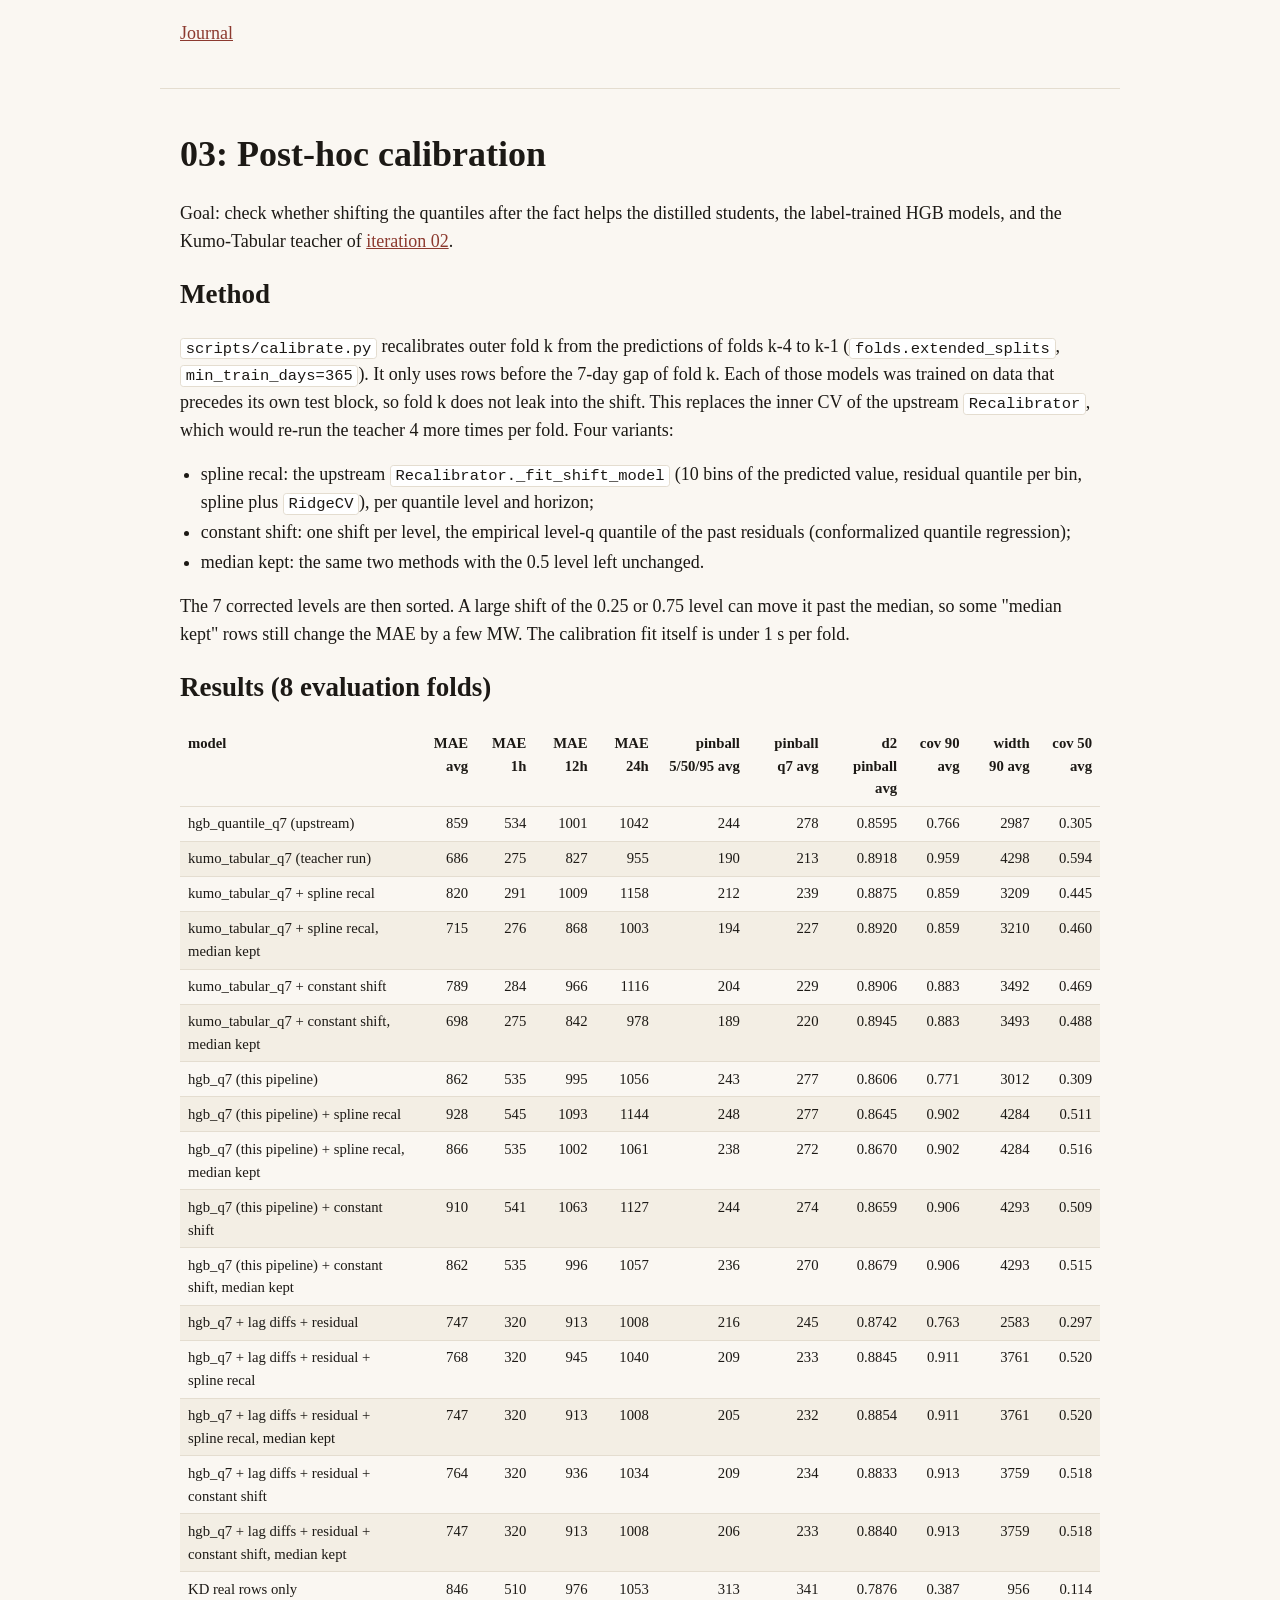
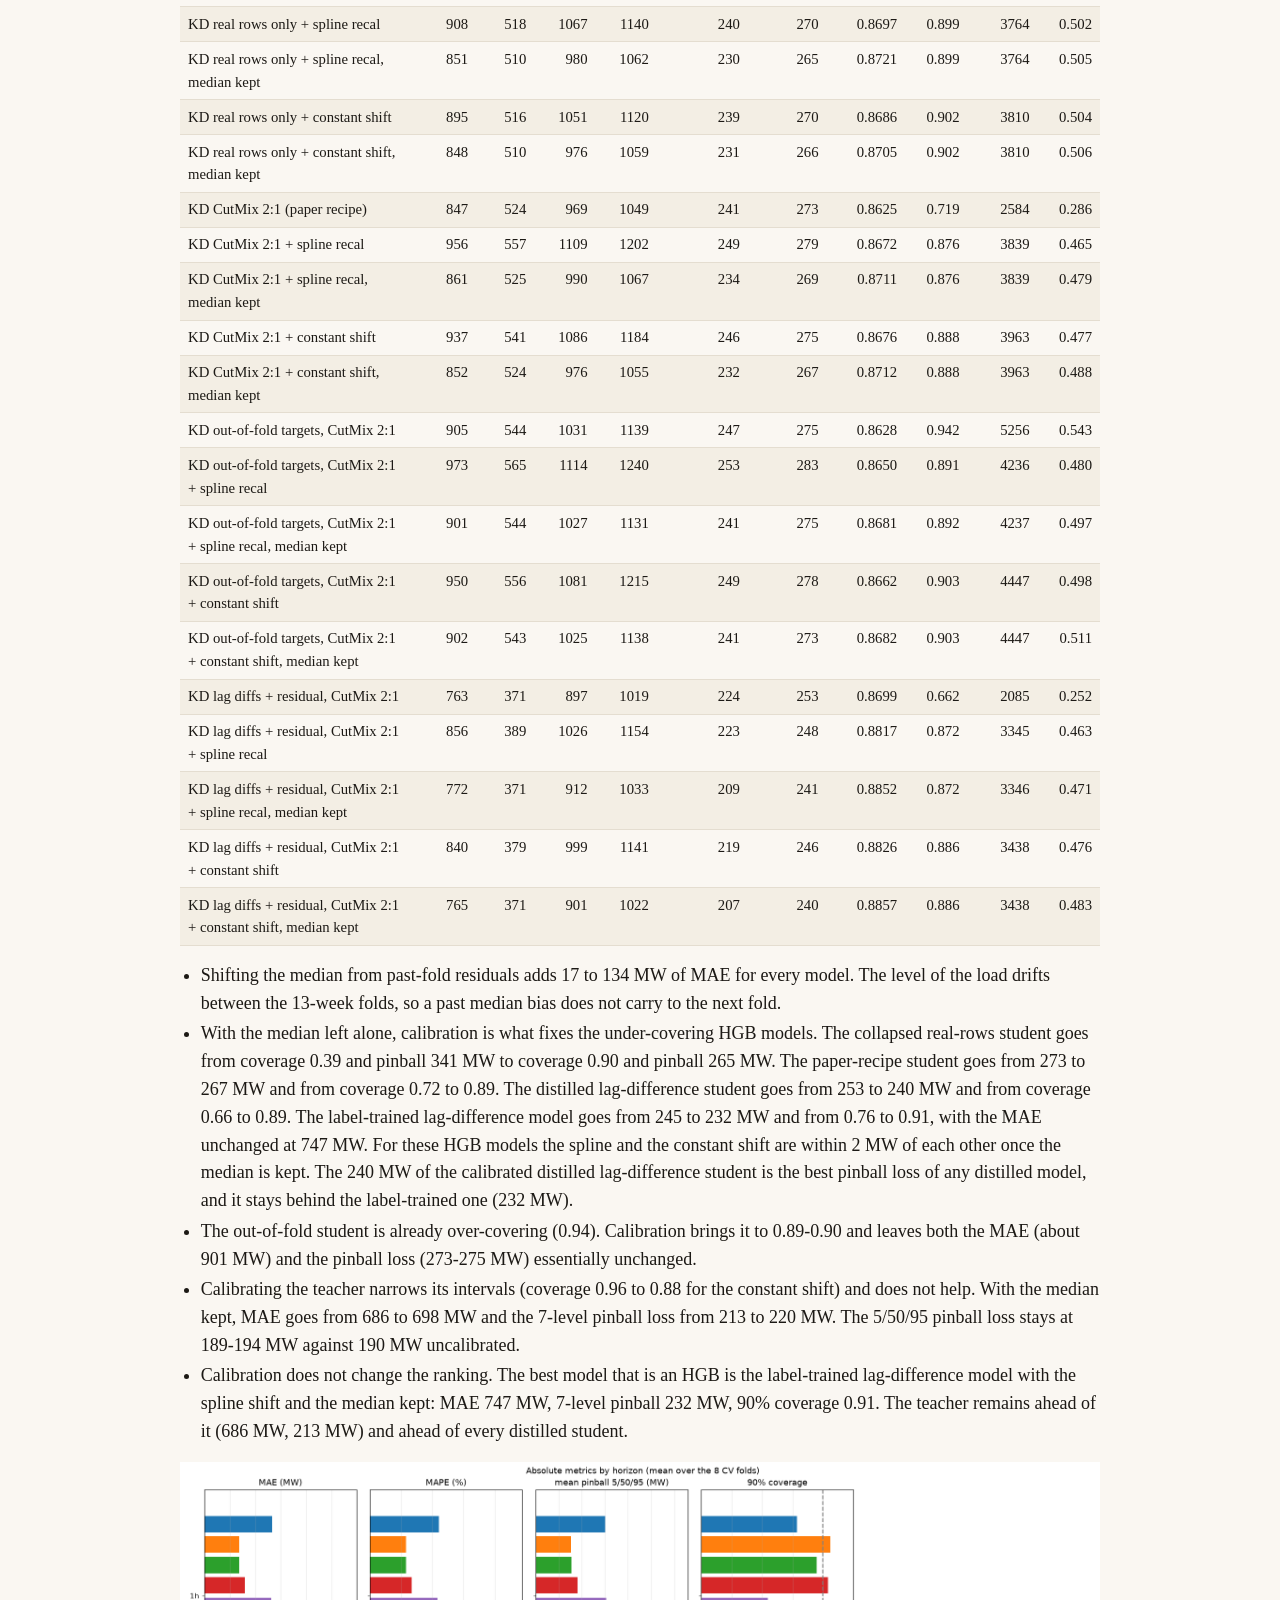
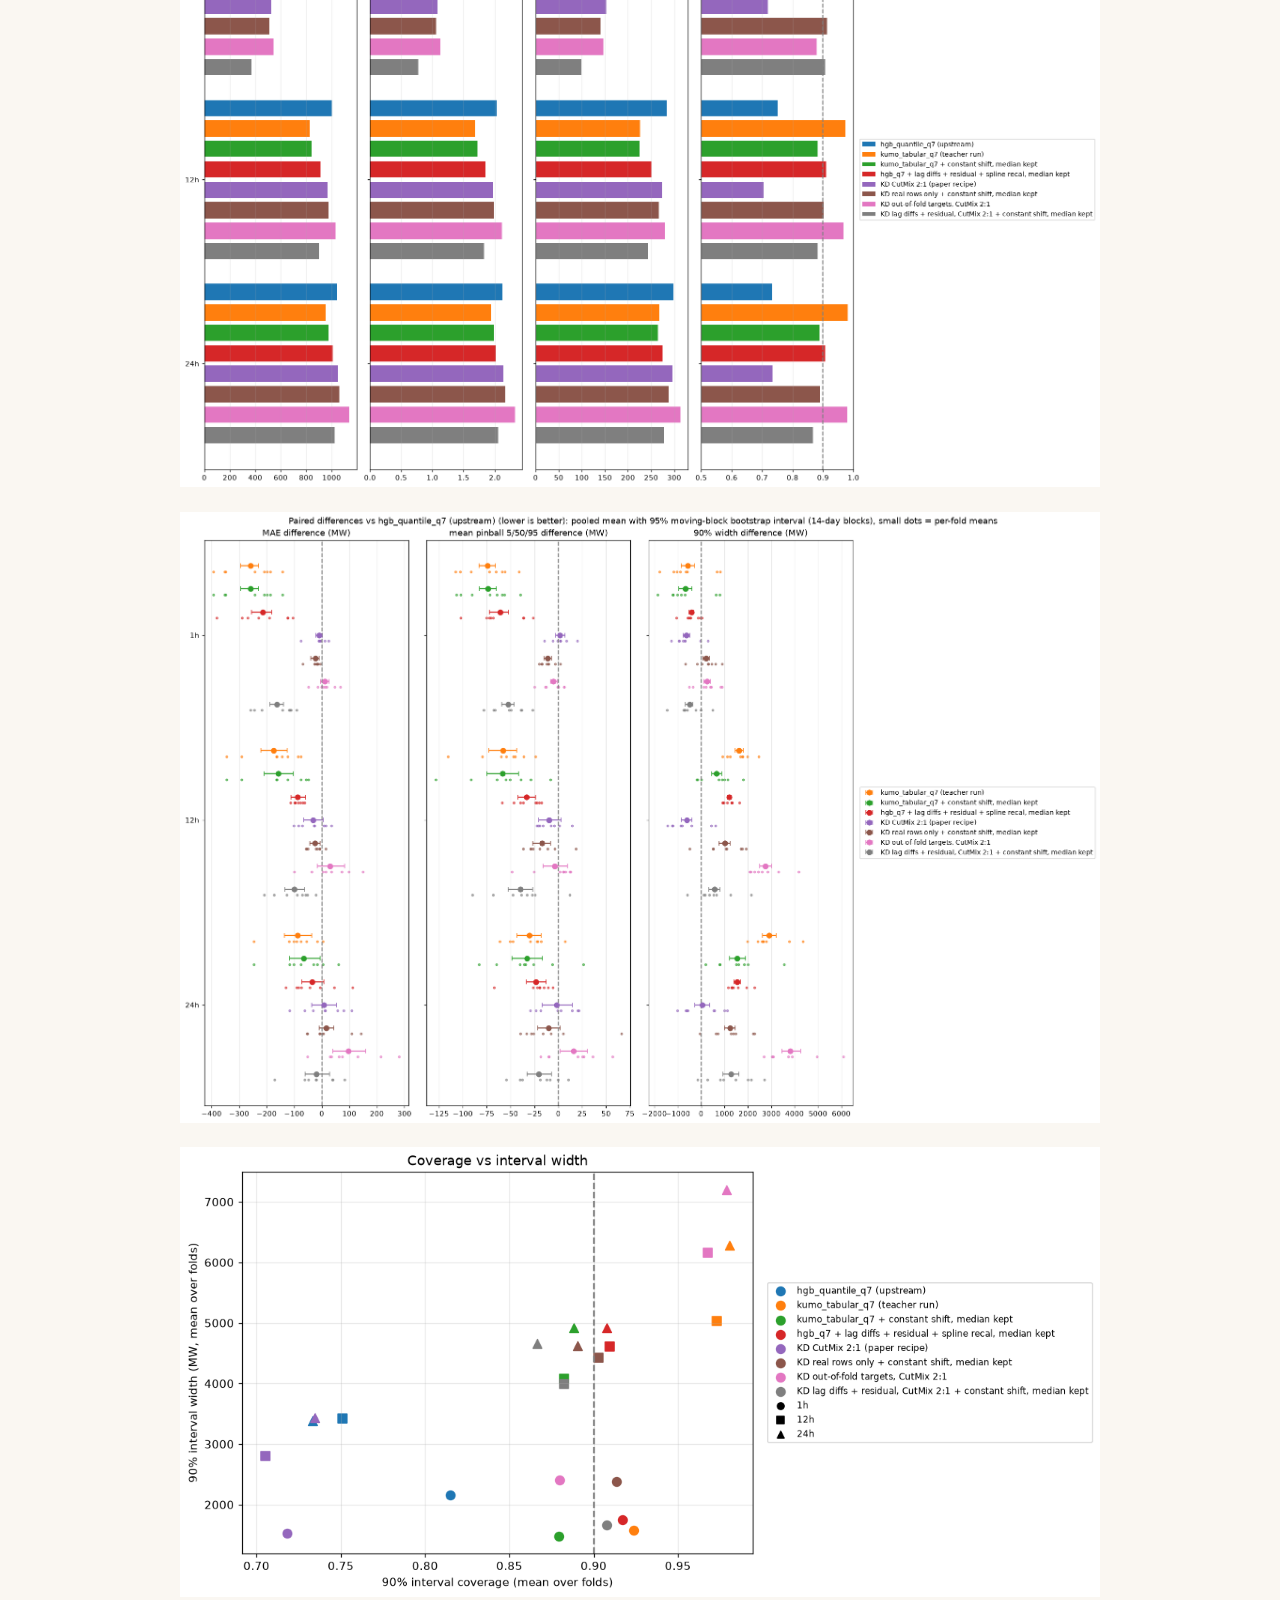
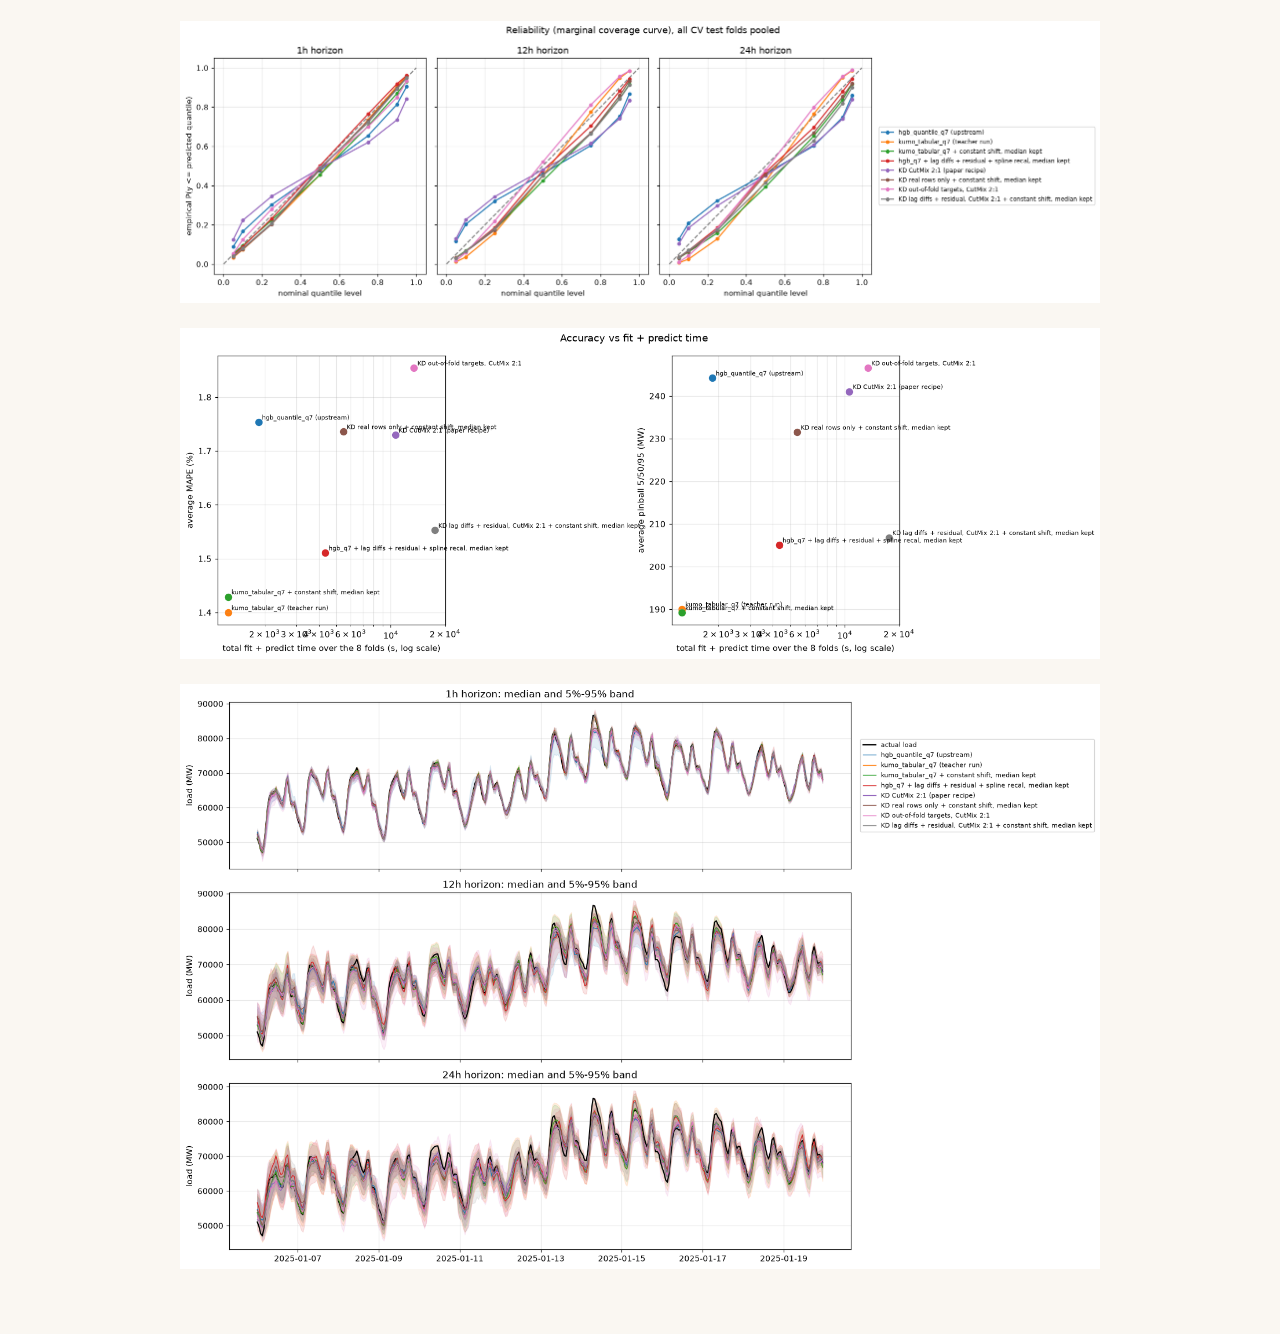
<file: pr-21/03-calibration/index.html>
<!DOCTYPE html>
<html lang="en">
<head>
<meta charset="utf-8" />
<meta name="viewport" content="width=device-width, initial-scale=1" />
<title>03-calibration</title>
<link rel="stylesheet" href="../style.css" />
</head>
<body>
<header>
<nav>
<a href="../index.html">Journal</a>

</nav>
</header>
<main>
<h1 id="03-post-hoc-calibration">03: Post-hoc calibration</h1>
<p>Goal: check whether shifting the quantiles after the fact helps the distilled students, the label-trained HGB models, and the Kumo-Tabular teacher of <a href="../02-distillation/index.html">iteration 02</a>.</p>
<h2 id="method">Method</h2>
<p><code>scripts/calibrate.py</code> recalibrates outer fold k from the predictions of folds k-4 to k-1 (<code>folds.extended_splits</code>, <code>min_train_days=365</code>). It only uses rows before the 7-day gap of fold k. Each of those models was trained on data that precedes its own test block, so fold k does not leak into the shift. This replaces the inner CV of the upstream <code>Recalibrator</code>, which would re-run the teacher 4 more times per fold. Four variants:</p>
<ul>
<li>spline recal: the upstream <code>Recalibrator._fit_shift_model</code> (10 bins of the predicted value, residual quantile per bin, spline plus <code>RidgeCV</code>), per quantile level and horizon;</li>
<li>constant shift: one shift per level, the empirical level-q quantile of the past residuals (conformalized quantile regression);</li>
<li>median kept: the same two methods with the 0.5 level left unchanged.</li>
</ul>
<p>The 7 corrected levels are then sorted. A large shift of the 0.25 or 0.75 level can move it past the median, so some "median kept" rows still change the MAE by a few MW. The calibration fit itself is under 1 s per fold.</p>
<h2 id="results-8-evaluation-folds">Results (8 evaluation folds)</h2>
<table>
<thead>
<tr class="header">
<th>model</th>
<th style="text-align: right;">MAE avg</th>
<th style="text-align: right;">MAE 1h</th>
<th style="text-align: right;">MAE 12h</th>
<th style="text-align: right;">MAE 24h</th>
<th style="text-align: right;">pinball 5/50/95 avg</th>
<th style="text-align: right;">pinball q7 avg</th>
<th style="text-align: right;">d2 pinball avg</th>
<th style="text-align: right;">cov 90 avg</th>
<th style="text-align: right;">width 90 avg</th>
<th style="text-align: right;">cov 50 avg</th>
</tr>
</thead>
<tbody>
<tr class="odd">
<td>hgb_quantile_q7 (upstream)</td>
<td style="text-align: right;">859</td>
<td style="text-align: right;">534</td>
<td style="text-align: right;">1001</td>
<td style="text-align: right;">1042</td>
<td style="text-align: right;">244</td>
<td style="text-align: right;">278</td>
<td style="text-align: right;">0.8595</td>
<td style="text-align: right;">0.766</td>
<td style="text-align: right;">2987</td>
<td style="text-align: right;">0.305</td>
</tr>
<tr class="even">
<td>kumo_tabular_q7 (teacher run)</td>
<td style="text-align: right;">686</td>
<td style="text-align: right;">275</td>
<td style="text-align: right;">827</td>
<td style="text-align: right;">955</td>
<td style="text-align: right;">190</td>
<td style="text-align: right;">213</td>
<td style="text-align: right;">0.8918</td>
<td style="text-align: right;">0.959</td>
<td style="text-align: right;">4298</td>
<td style="text-align: right;">0.594</td>
</tr>
<tr class="odd">
<td>kumo_tabular_q7 + spline recal</td>
<td style="text-align: right;">820</td>
<td style="text-align: right;">291</td>
<td style="text-align: right;">1009</td>
<td style="text-align: right;">1158</td>
<td style="text-align: right;">212</td>
<td style="text-align: right;">239</td>
<td style="text-align: right;">0.8875</td>
<td style="text-align: right;">0.859</td>
<td style="text-align: right;">3209</td>
<td style="text-align: right;">0.445</td>
</tr>
<tr class="even">
<td>kumo_tabular_q7 + spline recal, median kept</td>
<td style="text-align: right;">715</td>
<td style="text-align: right;">276</td>
<td style="text-align: right;">868</td>
<td style="text-align: right;">1003</td>
<td style="text-align: right;">194</td>
<td style="text-align: right;">227</td>
<td style="text-align: right;">0.8920</td>
<td style="text-align: right;">0.859</td>
<td style="text-align: right;">3210</td>
<td style="text-align: right;">0.460</td>
</tr>
<tr class="odd">
<td>kumo_tabular_q7 + constant shift</td>
<td style="text-align: right;">789</td>
<td style="text-align: right;">284</td>
<td style="text-align: right;">966</td>
<td style="text-align: right;">1116</td>
<td style="text-align: right;">204</td>
<td style="text-align: right;">229</td>
<td style="text-align: right;">0.8906</td>
<td style="text-align: right;">0.883</td>
<td style="text-align: right;">3492</td>
<td style="text-align: right;">0.469</td>
</tr>
<tr class="even">
<td>kumo_tabular_q7 + constant shift, median kept</td>
<td style="text-align: right;">698</td>
<td style="text-align: right;">275</td>
<td style="text-align: right;">842</td>
<td style="text-align: right;">978</td>
<td style="text-align: right;">189</td>
<td style="text-align: right;">220</td>
<td style="text-align: right;">0.8945</td>
<td style="text-align: right;">0.883</td>
<td style="text-align: right;">3493</td>
<td style="text-align: right;">0.488</td>
</tr>
<tr class="odd">
<td>hgb_q7 (this pipeline)</td>
<td style="text-align: right;">862</td>
<td style="text-align: right;">535</td>
<td style="text-align: right;">995</td>
<td style="text-align: right;">1056</td>
<td style="text-align: right;">243</td>
<td style="text-align: right;">277</td>
<td style="text-align: right;">0.8606</td>
<td style="text-align: right;">0.771</td>
<td style="text-align: right;">3012</td>
<td style="text-align: right;">0.309</td>
</tr>
<tr class="even">
<td>hgb_q7 (this pipeline) + spline recal</td>
<td style="text-align: right;">928</td>
<td style="text-align: right;">545</td>
<td style="text-align: right;">1093</td>
<td style="text-align: right;">1144</td>
<td style="text-align: right;">248</td>
<td style="text-align: right;">277</td>
<td style="text-align: right;">0.8645</td>
<td style="text-align: right;">0.902</td>
<td style="text-align: right;">4284</td>
<td style="text-align: right;">0.511</td>
</tr>
<tr class="odd">
<td>hgb_q7 (this pipeline) + spline recal, median kept</td>
<td style="text-align: right;">866</td>
<td style="text-align: right;">535</td>
<td style="text-align: right;">1002</td>
<td style="text-align: right;">1061</td>
<td style="text-align: right;">238</td>
<td style="text-align: right;">272</td>
<td style="text-align: right;">0.8670</td>
<td style="text-align: right;">0.902</td>
<td style="text-align: right;">4284</td>
<td style="text-align: right;">0.516</td>
</tr>
<tr class="even">
<td>hgb_q7 (this pipeline) + constant shift</td>
<td style="text-align: right;">910</td>
<td style="text-align: right;">541</td>
<td style="text-align: right;">1063</td>
<td style="text-align: right;">1127</td>
<td style="text-align: right;">244</td>
<td style="text-align: right;">274</td>
<td style="text-align: right;">0.8659</td>
<td style="text-align: right;">0.906</td>
<td style="text-align: right;">4293</td>
<td style="text-align: right;">0.509</td>
</tr>
<tr class="odd">
<td>hgb_q7 (this pipeline) + constant shift, median kept</td>
<td style="text-align: right;">862</td>
<td style="text-align: right;">535</td>
<td style="text-align: right;">996</td>
<td style="text-align: right;">1057</td>
<td style="text-align: right;">236</td>
<td style="text-align: right;">270</td>
<td style="text-align: right;">0.8679</td>
<td style="text-align: right;">0.906</td>
<td style="text-align: right;">4293</td>
<td style="text-align: right;">0.515</td>
</tr>
<tr class="even">
<td>hgb_q7 + lag diffs + residual</td>
<td style="text-align: right;">747</td>
<td style="text-align: right;">320</td>
<td style="text-align: right;">913</td>
<td style="text-align: right;">1008</td>
<td style="text-align: right;">216</td>
<td style="text-align: right;">245</td>
<td style="text-align: right;">0.8742</td>
<td style="text-align: right;">0.763</td>
<td style="text-align: right;">2583</td>
<td style="text-align: right;">0.297</td>
</tr>
<tr class="odd">
<td>hgb_q7 + lag diffs + residual + spline recal</td>
<td style="text-align: right;">768</td>
<td style="text-align: right;">320</td>
<td style="text-align: right;">945</td>
<td style="text-align: right;">1040</td>
<td style="text-align: right;">209</td>
<td style="text-align: right;">233</td>
<td style="text-align: right;">0.8845</td>
<td style="text-align: right;">0.911</td>
<td style="text-align: right;">3761</td>
<td style="text-align: right;">0.520</td>
</tr>
<tr class="even">
<td>hgb_q7 + lag diffs + residual + spline recal, median kept</td>
<td style="text-align: right;">747</td>
<td style="text-align: right;">320</td>
<td style="text-align: right;">913</td>
<td style="text-align: right;">1008</td>
<td style="text-align: right;">205</td>
<td style="text-align: right;">232</td>
<td style="text-align: right;">0.8854</td>
<td style="text-align: right;">0.911</td>
<td style="text-align: right;">3761</td>
<td style="text-align: right;">0.520</td>
</tr>
<tr class="odd">
<td>hgb_q7 + lag diffs + residual + constant shift</td>
<td style="text-align: right;">764</td>
<td style="text-align: right;">320</td>
<td style="text-align: right;">936</td>
<td style="text-align: right;">1034</td>
<td style="text-align: right;">209</td>
<td style="text-align: right;">234</td>
<td style="text-align: right;">0.8833</td>
<td style="text-align: right;">0.913</td>
<td style="text-align: right;">3759</td>
<td style="text-align: right;">0.518</td>
</tr>
<tr class="even">
<td>hgb_q7 + lag diffs + residual + constant shift, median kept</td>
<td style="text-align: right;">747</td>
<td style="text-align: right;">320</td>
<td style="text-align: right;">913</td>
<td style="text-align: right;">1008</td>
<td style="text-align: right;">206</td>
<td style="text-align: right;">233</td>
<td style="text-align: right;">0.8840</td>
<td style="text-align: right;">0.913</td>
<td style="text-align: right;">3759</td>
<td style="text-align: right;">0.518</td>
</tr>
<tr class="odd">
<td>KD real rows only</td>
<td style="text-align: right;">846</td>
<td style="text-align: right;">510</td>
<td style="text-align: right;">976</td>
<td style="text-align: right;">1053</td>
<td style="text-align: right;">313</td>
<td style="text-align: right;">341</td>
<td style="text-align: right;">0.7876</td>
<td style="text-align: right;">0.387</td>
<td style="text-align: right;">956</td>
<td style="text-align: right;">0.114</td>
</tr>
<tr class="even">
<td>KD real rows only + spline recal</td>
<td style="text-align: right;">908</td>
<td style="text-align: right;">518</td>
<td style="text-align: right;">1067</td>
<td style="text-align: right;">1140</td>
<td style="text-align: right;">240</td>
<td style="text-align: right;">270</td>
<td style="text-align: right;">0.8697</td>
<td style="text-align: right;">0.899</td>
<td style="text-align: right;">3764</td>
<td style="text-align: right;">0.502</td>
</tr>
<tr class="odd">
<td>KD real rows only + spline recal, median kept</td>
<td style="text-align: right;">851</td>
<td style="text-align: right;">510</td>
<td style="text-align: right;">980</td>
<td style="text-align: right;">1062</td>
<td style="text-align: right;">230</td>
<td style="text-align: right;">265</td>
<td style="text-align: right;">0.8721</td>
<td style="text-align: right;">0.899</td>
<td style="text-align: right;">3764</td>
<td style="text-align: right;">0.505</td>
</tr>
<tr class="even">
<td>KD real rows only + constant shift</td>
<td style="text-align: right;">895</td>
<td style="text-align: right;">516</td>
<td style="text-align: right;">1051</td>
<td style="text-align: right;">1120</td>
<td style="text-align: right;">239</td>
<td style="text-align: right;">270</td>
<td style="text-align: right;">0.8686</td>
<td style="text-align: right;">0.902</td>
<td style="text-align: right;">3810</td>
<td style="text-align: right;">0.504</td>
</tr>
<tr class="odd">
<td>KD real rows only + constant shift, median kept</td>
<td style="text-align: right;">848</td>
<td style="text-align: right;">510</td>
<td style="text-align: right;">976</td>
<td style="text-align: right;">1059</td>
<td style="text-align: right;">231</td>
<td style="text-align: right;">266</td>
<td style="text-align: right;">0.8705</td>
<td style="text-align: right;">0.902</td>
<td style="text-align: right;">3810</td>
<td style="text-align: right;">0.506</td>
</tr>
<tr class="even">
<td>KD CutMix 2:1 (paper recipe)</td>
<td style="text-align: right;">847</td>
<td style="text-align: right;">524</td>
<td style="text-align: right;">969</td>
<td style="text-align: right;">1049</td>
<td style="text-align: right;">241</td>
<td style="text-align: right;">273</td>
<td style="text-align: right;">0.8625</td>
<td style="text-align: right;">0.719</td>
<td style="text-align: right;">2584</td>
<td style="text-align: right;">0.286</td>
</tr>
<tr class="odd">
<td>KD CutMix 2:1 + spline recal</td>
<td style="text-align: right;">956</td>
<td style="text-align: right;">557</td>
<td style="text-align: right;">1109</td>
<td style="text-align: right;">1202</td>
<td style="text-align: right;">249</td>
<td style="text-align: right;">279</td>
<td style="text-align: right;">0.8672</td>
<td style="text-align: right;">0.876</td>
<td style="text-align: right;">3839</td>
<td style="text-align: right;">0.465</td>
</tr>
<tr class="even">
<td>KD CutMix 2:1 + spline recal, median kept</td>
<td style="text-align: right;">861</td>
<td style="text-align: right;">525</td>
<td style="text-align: right;">990</td>
<td style="text-align: right;">1067</td>
<td style="text-align: right;">234</td>
<td style="text-align: right;">269</td>
<td style="text-align: right;">0.8711</td>
<td style="text-align: right;">0.876</td>
<td style="text-align: right;">3839</td>
<td style="text-align: right;">0.479</td>
</tr>
<tr class="odd">
<td>KD CutMix 2:1 + constant shift</td>
<td style="text-align: right;">937</td>
<td style="text-align: right;">541</td>
<td style="text-align: right;">1086</td>
<td style="text-align: right;">1184</td>
<td style="text-align: right;">246</td>
<td style="text-align: right;">275</td>
<td style="text-align: right;">0.8676</td>
<td style="text-align: right;">0.888</td>
<td style="text-align: right;">3963</td>
<td style="text-align: right;">0.477</td>
</tr>
<tr class="even">
<td>KD CutMix 2:1 + constant shift, median kept</td>
<td style="text-align: right;">852</td>
<td style="text-align: right;">524</td>
<td style="text-align: right;">976</td>
<td style="text-align: right;">1055</td>
<td style="text-align: right;">232</td>
<td style="text-align: right;">267</td>
<td style="text-align: right;">0.8712</td>
<td style="text-align: right;">0.888</td>
<td style="text-align: right;">3963</td>
<td style="text-align: right;">0.488</td>
</tr>
<tr class="odd">
<td>KD out-of-fold targets, CutMix 2:1</td>
<td style="text-align: right;">905</td>
<td style="text-align: right;">544</td>
<td style="text-align: right;">1031</td>
<td style="text-align: right;">1139</td>
<td style="text-align: right;">247</td>
<td style="text-align: right;">275</td>
<td style="text-align: right;">0.8628</td>
<td style="text-align: right;">0.942</td>
<td style="text-align: right;">5256</td>
<td style="text-align: right;">0.543</td>
</tr>
<tr class="even">
<td>KD out-of-fold targets, CutMix 2:1 + spline recal</td>
<td style="text-align: right;">973</td>
<td style="text-align: right;">565</td>
<td style="text-align: right;">1114</td>
<td style="text-align: right;">1240</td>
<td style="text-align: right;">253</td>
<td style="text-align: right;">283</td>
<td style="text-align: right;">0.8650</td>
<td style="text-align: right;">0.891</td>
<td style="text-align: right;">4236</td>
<td style="text-align: right;">0.480</td>
</tr>
<tr class="odd">
<td>KD out-of-fold targets, CutMix 2:1 + spline recal, median kept</td>
<td style="text-align: right;">901</td>
<td style="text-align: right;">544</td>
<td style="text-align: right;">1027</td>
<td style="text-align: right;">1131</td>
<td style="text-align: right;">241</td>
<td style="text-align: right;">275</td>
<td style="text-align: right;">0.8681</td>
<td style="text-align: right;">0.892</td>
<td style="text-align: right;">4237</td>
<td style="text-align: right;">0.497</td>
</tr>
<tr class="even">
<td>KD out-of-fold targets, CutMix 2:1 + constant shift</td>
<td style="text-align: right;">950</td>
<td style="text-align: right;">556</td>
<td style="text-align: right;">1081</td>
<td style="text-align: right;">1215</td>
<td style="text-align: right;">249</td>
<td style="text-align: right;">278</td>
<td style="text-align: right;">0.8662</td>
<td style="text-align: right;">0.903</td>
<td style="text-align: right;">4447</td>
<td style="text-align: right;">0.498</td>
</tr>
<tr class="odd">
<td>KD out-of-fold targets, CutMix 2:1 + constant shift, median kept</td>
<td style="text-align: right;">902</td>
<td style="text-align: right;">543</td>
<td style="text-align: right;">1025</td>
<td style="text-align: right;">1138</td>
<td style="text-align: right;">241</td>
<td style="text-align: right;">273</td>
<td style="text-align: right;">0.8682</td>
<td style="text-align: right;">0.903</td>
<td style="text-align: right;">4447</td>
<td style="text-align: right;">0.511</td>
</tr>
<tr class="even">
<td>KD lag diffs + residual, CutMix 2:1</td>
<td style="text-align: right;">763</td>
<td style="text-align: right;">371</td>
<td style="text-align: right;">897</td>
<td style="text-align: right;">1019</td>
<td style="text-align: right;">224</td>
<td style="text-align: right;">253</td>
<td style="text-align: right;">0.8699</td>
<td style="text-align: right;">0.662</td>
<td style="text-align: right;">2085</td>
<td style="text-align: right;">0.252</td>
</tr>
<tr class="odd">
<td>KD lag diffs + residual, CutMix 2:1 + spline recal</td>
<td style="text-align: right;">856</td>
<td style="text-align: right;">389</td>
<td style="text-align: right;">1026</td>
<td style="text-align: right;">1154</td>
<td style="text-align: right;">223</td>
<td style="text-align: right;">248</td>
<td style="text-align: right;">0.8817</td>
<td style="text-align: right;">0.872</td>
<td style="text-align: right;">3345</td>
<td style="text-align: right;">0.463</td>
</tr>
<tr class="even">
<td>KD lag diffs + residual, CutMix 2:1 + spline recal, median kept</td>
<td style="text-align: right;">772</td>
<td style="text-align: right;">371</td>
<td style="text-align: right;">912</td>
<td style="text-align: right;">1033</td>
<td style="text-align: right;">209</td>
<td style="text-align: right;">241</td>
<td style="text-align: right;">0.8852</td>
<td style="text-align: right;">0.872</td>
<td style="text-align: right;">3346</td>
<td style="text-align: right;">0.471</td>
</tr>
<tr class="odd">
<td>KD lag diffs + residual, CutMix 2:1 + constant shift</td>
<td style="text-align: right;">840</td>
<td style="text-align: right;">379</td>
<td style="text-align: right;">999</td>
<td style="text-align: right;">1141</td>
<td style="text-align: right;">219</td>
<td style="text-align: right;">246</td>
<td style="text-align: right;">0.8826</td>
<td style="text-align: right;">0.886</td>
<td style="text-align: right;">3438</td>
<td style="text-align: right;">0.476</td>
</tr>
<tr class="even">
<td>KD lag diffs + residual, CutMix 2:1 + constant shift, median kept</td>
<td style="text-align: right;">765</td>
<td style="text-align: right;">371</td>
<td style="text-align: right;">901</td>
<td style="text-align: right;">1022</td>
<td style="text-align: right;">207</td>
<td style="text-align: right;">240</td>
<td style="text-align: right;">0.8857</td>
<td style="text-align: right;">0.886</td>
<td style="text-align: right;">3438</td>
<td style="text-align: right;">0.483</td>
</tr>
</tbody>
</table>
<ul>
<li>Shifting the median from past-fold residuals adds 17 to 134 MW of MAE for every model. The level of the load drifts between the 13-week folds, so a past median bias does not carry to the next fold.</li>
<li>With the median left alone, calibration is what fixes the under-covering HGB models. The collapsed real-rows student goes from coverage 0.39 and pinball 341 MW to coverage 0.90 and pinball 265 MW. The paper-recipe student goes from 273 to 267 MW and from coverage 0.72 to 0.89. The distilled lag-difference student goes from 253 to 240 MW and from coverage 0.66 to 0.89. The label-trained lag-difference model goes from 245 to 232 MW and from 0.76 to 0.91, with the MAE unchanged at 747 MW. For these HGB models the spline and the constant shift are within 2 MW of each other once the median is kept. The 240 MW of the calibrated distilled lag-difference student is the best pinball loss of any distilled model, and it stays behind the label-trained one (232 MW).</li>
<li>The out-of-fold student is already over-covering (0.94). Calibration brings it to 0.89-0.90 and leaves both the MAE (about 901 MW) and the pinball loss (273-275 MW) essentially unchanged.</li>
<li>Calibrating the teacher narrows its intervals (coverage 0.96 to 0.88 for the constant shift) and does not help. With the median kept, MAE goes from 686 to 698 MW and the 7-level pinball loss from 213 to 220 MW. The 5/50/95 pinball loss stays at 189-194 MW against 190 MW uncalibrated.</li>
<li>Calibration does not change the ranking. The best model that is an HGB is the label-trained lag-difference model with the spline shift and the median kept: MAE 747 MW, 7-level pinball 232 MW, 90% coverage 0.91. The teacher remains ahead of it (686 MW, 213 MW) and ahead of every distilled student.</li>
</ul>
<p><img src="bars.png" alt="Absolute metrics by horizon" /></p>
<p><img src="differences.png" alt="Paired differences vs hgb_quantile_q7" /></p>
<p><img src="coverage_width.png" alt="Coverage vs width" /></p>
<p><img src="reliability.png" alt="Reliability" /></p>
<p><img src="pareto.png" alt="Accuracy vs fit + predict time" /></p>
<p><img src="timeseries.png" alt="True vs predicted load, two weeks of January 2025" /></p>

</main>
</body>
</html>
</file>
<file: pr-21/style.css>
:root { color-scheme: light; --ink: #1c1915; --muted: #5c564c; --line: #e4ddd0; --paper: #faf7f2; --accent: #8c3a2f; }
body { margin: 0; font: 18px/1.55 "Iowan Old Style", Palatino, Georgia, serif; color: var(--ink); background: var(--paper); }
header, main { max-width: 920px; margin: 0 auto; padding: 1.25rem 1.25rem 2.5rem; }
header { border-bottom: 1px solid var(--line); }
a { color: var(--accent); }
nav a { margin-right: 1rem; }
h1, h2, h3, h4, h5, h6 { line-height: 1.2; }
p, ul, ol, blockquote, pre, div.sourceCode, table, hr, .footnotes { margin: 1rem 0; }
ul, ol { padding-left: 1.3rem; }
li { margin: 0.15rem 0; }
li > ul, li > ol { margin: 0.15rem 0; }
ul.task-list { list-style: none; padding-left: 0.2rem; }
ul.task-list input { margin-right: 0.4rem; }
blockquote { padding: 0.2rem 1rem; border-left: 3px solid var(--accent); color: var(--muted); }
table { border-collapse: collapse; width: 100%; font-size: 0.92rem; display: block; overflow-x: auto; }
th, td { border-bottom: 1px solid var(--line); text-align: left; padding: 0.35rem 0.5rem; vertical-align: top; }
tbody tr.even { background: #f3eee4; }
code { font-family: ui-monospace, SFMono-Regular, Menlo, Consolas, monospace; font-size: 0.86em; }
:not(pre) > code { background: #fff; border: 1px solid var(--line); padding: 0.05em 0.3em; border-radius: 0.2rem; }
pre { overflow-x: auto; padding: 0.8rem 1rem; background: #fff; border: 1px solid var(--line); }
div.sourceCode { overflow-x: auto; background: #fff; border: 1px solid var(--line); }
div.sourceCode pre { margin: 0; border: 0; background: transparent; }
div.sourceCode a { color: inherit; text-decoration: none; }
hr { border: 0; border-top: 1px solid var(--line); }
img { max-width: 100%; height: auto; }
figure { margin: 1rem 0; }
figcaption { color: var(--muted); font-size: 0.9rem; }
math[display="block"] { display: block; overflow-x: auto; margin: 1rem 0; }
sup { line-height: 0; }
.footnotes { color: var(--muted); font-size: 0.92rem; }
.footnote-back { text-decoration: none; }
.meta { color: var(--muted); }
dt { font-weight: 600; }
dd { margin: 0 0 0.6rem; }
del { color: var(--muted); }
code span.al { color: #ff0000; font-weight: bold; }
code span.an { color: #60a0b0; font-weight: bold; font-style: italic; }
code span.at { color: #7d9029; }
code span.bn { color: #40a070; }
code span.bu { color: #008000; }
code span.cf { color: #007020; font-weight: bold; }
code span.ch { color: #4070a0; }
code span.cn { color: #880000; }
code span.co { color: #60a0b0; font-style: italic; }
code span.cv { color: #60a0b0; font-weight: bold; font-style: italic; }
code span.do { color: #ba2121; font-style: italic; }
code span.dt { color: #902000; }
code span.dv { color: #40a070; }
code span.er { color: #ff0000; font-weight: bold; }
code span.fl { color: #40a070; }
code span.fu { color: #06287e; }
code span.im { color: #008000; font-weight: bold; }
code span.in { color: #60a0b0; font-weight: bold; font-style: italic; }
code span.kw { color: #007020; font-weight: bold; }
code span.op { color: #666666; }
code span.ot { color: #007020; }
code span.pp { color: #bc7a00; }
code span.sc { color: #4070a0; }
code span.ss { color: #bb6688; }
code span.st { color: #4070a0; }
code span.va { color: #19177c; }
code span.vs { color: #4070a0; }
code span.wa { color: #60a0b0; font-weight: bold; font-style: italic; }
</file>
